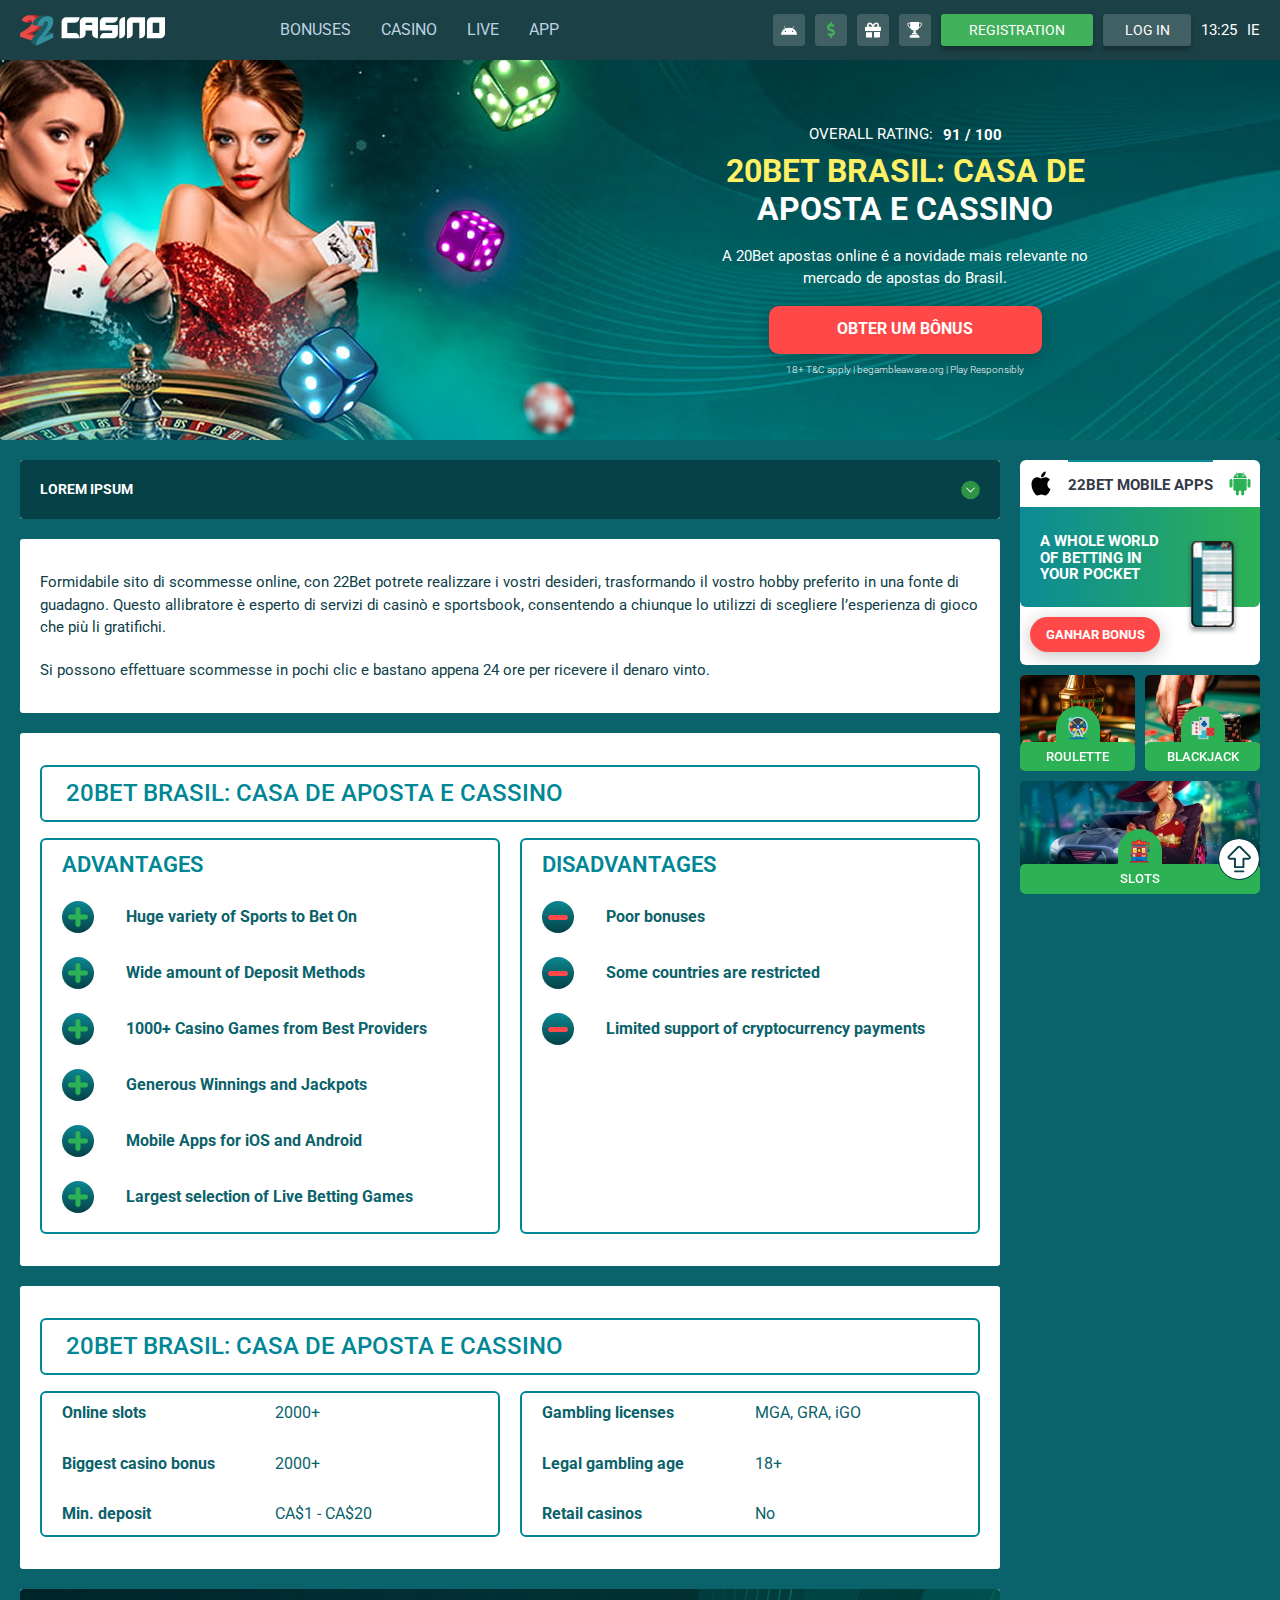
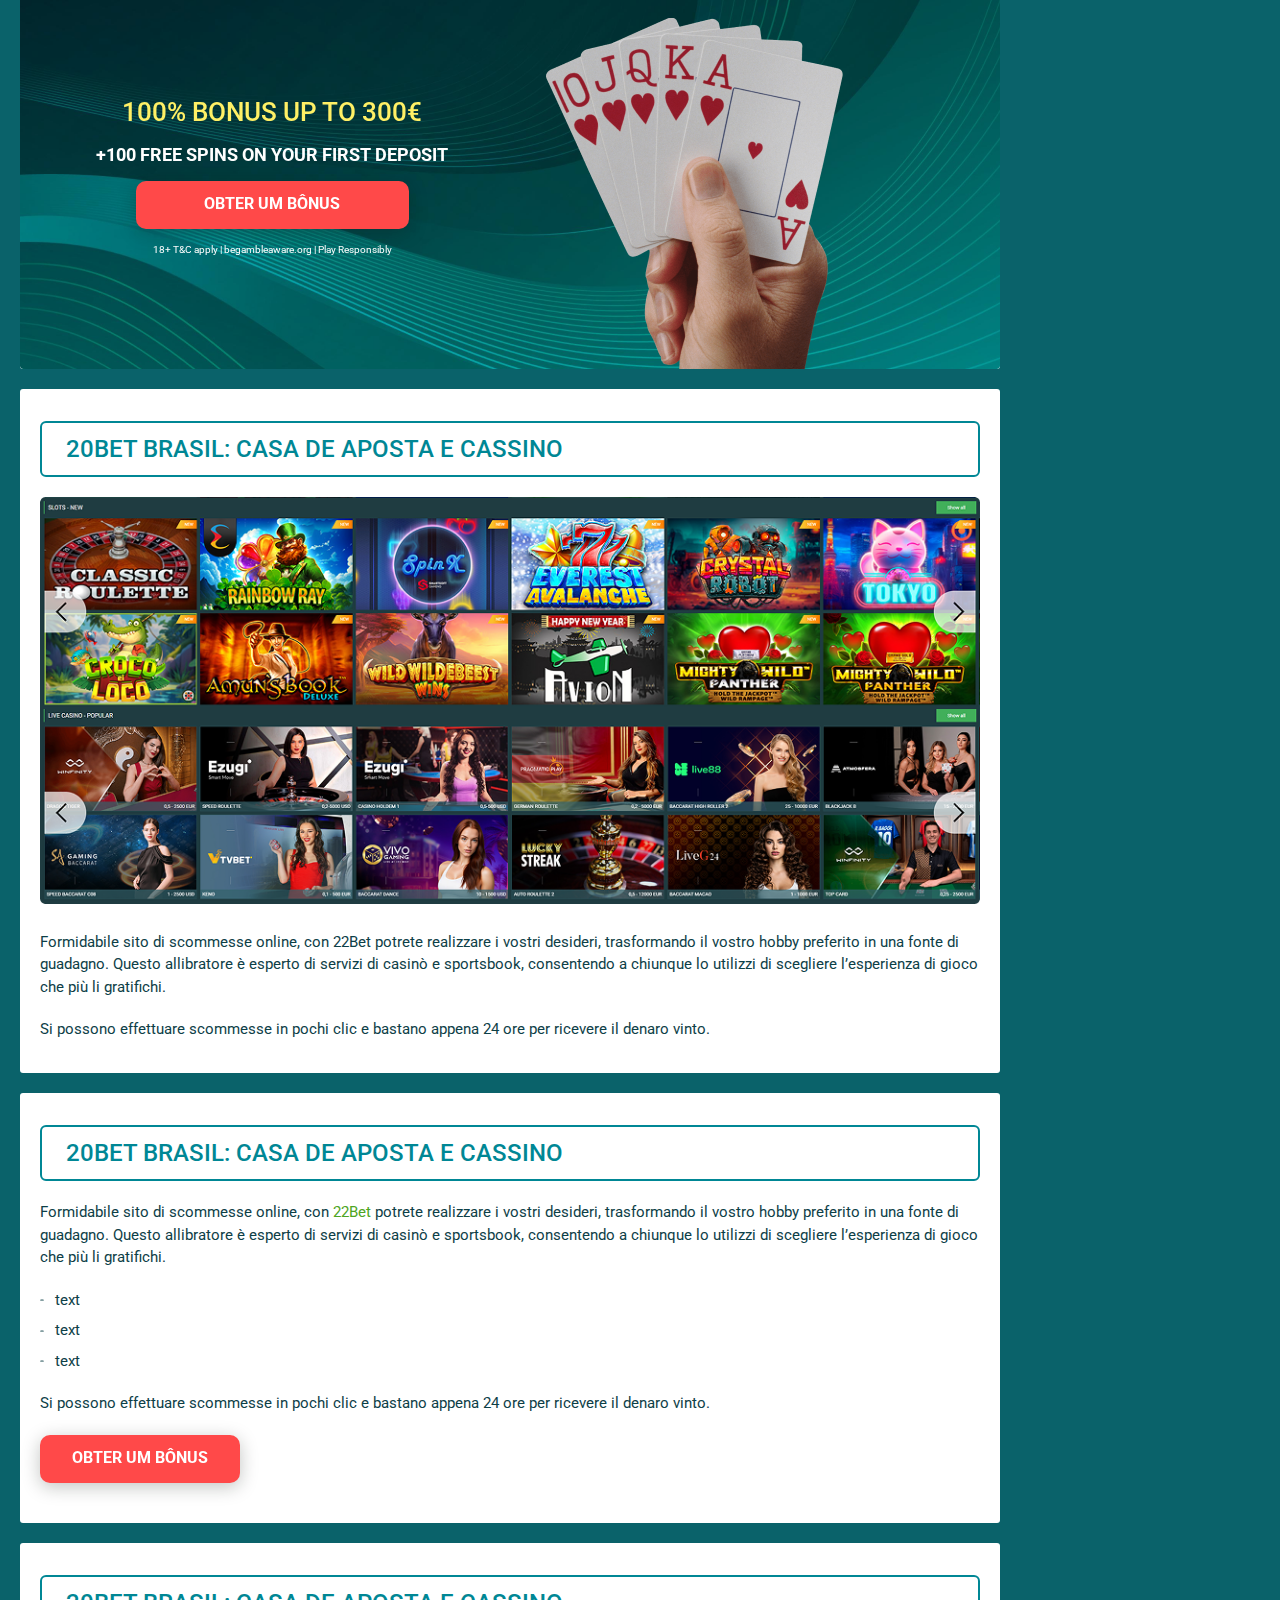
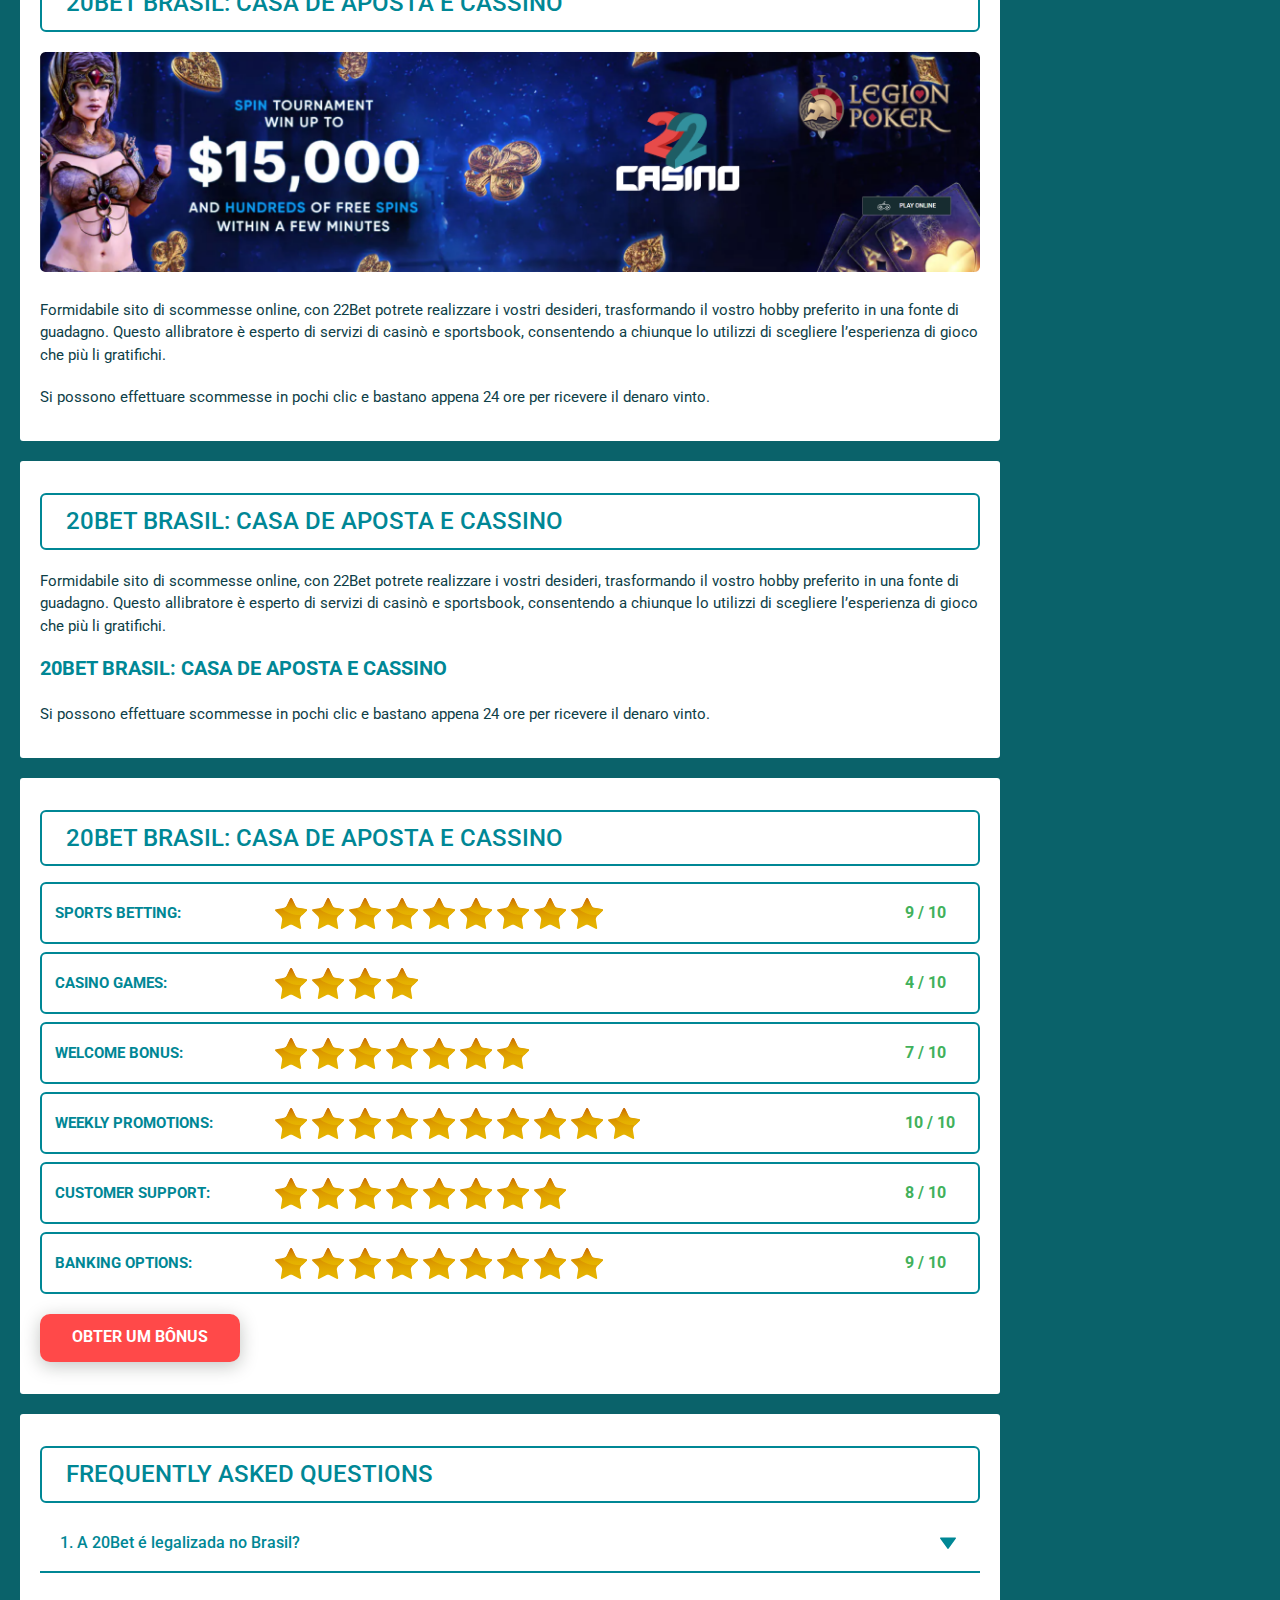
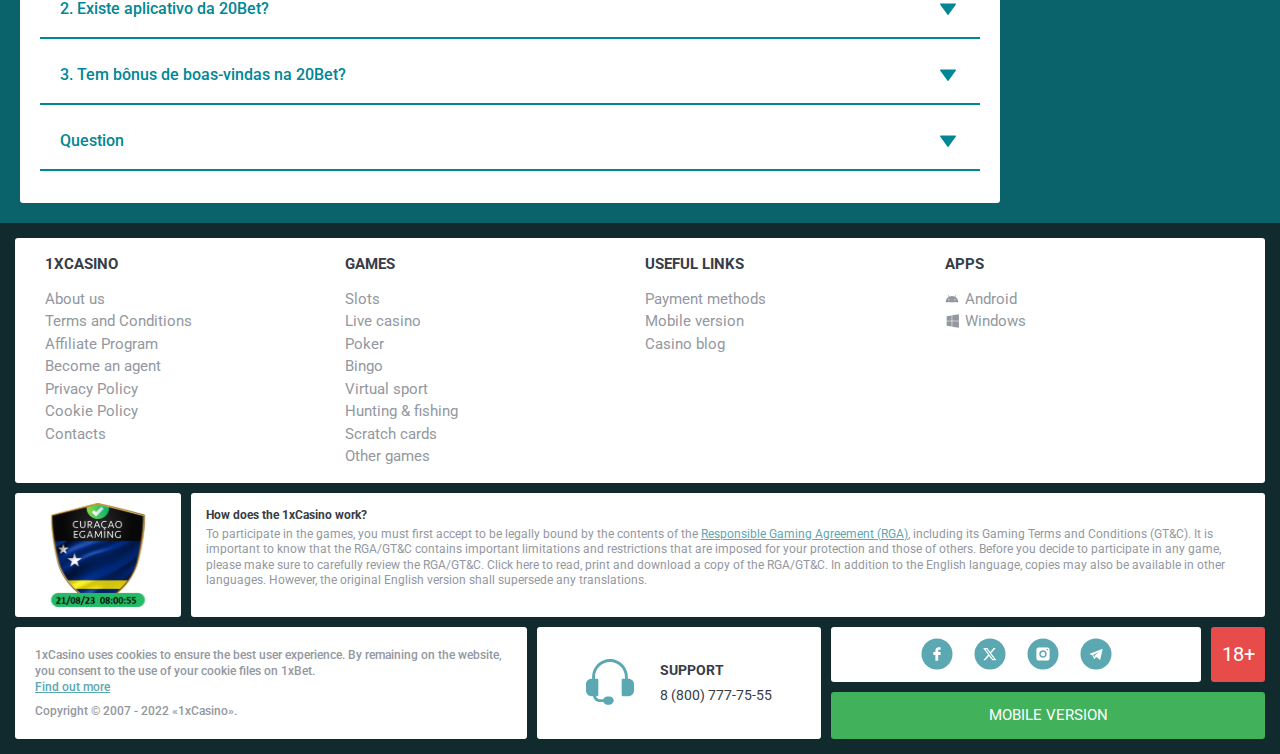
<file: index.html>
<!DOCTYPE html>
<html lang="ie">
  <head>
    <meta charset="UTF-8" />
   
    <meta name="viewport" content="width=device-width, initial-scale=1.0" />
    <title>20Bet Brasil: casa de aposta e cassino</title>
    <meta name="description" content />
    <meta property="og:site_name" content />
    <meta property="og:title" content />
    <meta property="og:type" content="website" />
    <meta property="og:url" content />
    <meta property="og:image" content />
    <meta property="og:image:alt" content />
    <meta property="og:locale" content="ie" />
    <meta property="og:description" content />
    <link rel="preconnect" href="https://fonts.googleapis.com" />
    <link rel="preconnect" href="https://fonts.gstatic.com" crossorigin />
    <link
      href="https://fonts.googleapis.com/css2?family=Poppins&family=Roboto:wght@400;500;700&display=swap"
      rel="stylesheet"
    />
    <link rel="stylesheet" href="./css/reset.css" />
    <link rel="stylesheet" href="./css/main.css" />
    <link rel="stylesheet" href="./css/media.css"/>
    <link rel="icon" href="./images/favicon.png" type="image/x-icon"/>
    <script
    src="https://code.jquery.com/jquery-3.6.1.min.js"
    integrity="sha256-o88AwQnZB+VDvE9tvIXrMQaPlFFSUTR+nldQm1LuPXQ="
    crossorigin="anonymous"
  ></script>
  </head>
  <body>
    <header class="header">
      <section class="content header__content">
        <a href="#" class="logo header__logo"
          ><img src="./images/logo.svg" alt="logo" title
        /></a>
        <button class="header__btn-menu" >
          <svg width="16px" height="16px" viewBox="0 0 16 16" xmlns="http://www.w3.org/2000/svg">
              <rect y="0" width="16" height="3" rx="1.5"></rect>
              <rect y="6.5" width="16" height="3" rx="1.5"></rect>
              <rect y="13" width="16" height="3" rx="1.5"></rect>
            </svg>
        </button>

          <nav class="menu header__menu">
            <ul class="header__menu-list">
               
              <li>
                <a href="#"> Bonuses </a>
              </li>
              <li>
                <a href="#"> casino </a>
              </li>
              <li>
                <a href="#"> Live</a>
              </li>
              <li>
                <a href="#"> App </a>
              </li>
            </ul>
            <div class="header__button header__button-menu " >
              <a href="#" class="button  button__login-menu">log in</a>
              <a href="#" class="button button__menu">registration</a>
            </div>
            <ul class="header__btn-list header__btn-list-menu">
              <li>
                <a href="#"
                  ><img src="./images/android-header.svg" alt="button" title
                /></a>
              </li>
              <li>
                <a href="#"
                  ><img src="./images/dollar-header.svg" alt="button" title
                /></a>
              </li>
              <li>
                <a href="#"
                  ><img src="./images/present-header.svg" alt="button" title
                /></a>
              </li>
              <li>
                <a href="#"
                  ><img src="./images/prize-header.svg" alt="button" title
                /></a>
              </li>
            </ul>
          </nav>
          <ul class="header__btn-list">
            <li>
              <a href="#"
                ><img src="./images/android-header.svg" alt="button" title
              /></a>
            </li>
            <li>
              <a href="#"
                ><img src="./images/dollar-header.svg" alt="button" title
              /></a>
            </li>
            <li>
              <a href="#"
                ><img src="./images/present-header.svg" alt="button" title
              /></a>
            </li>
            <li>
              <a href="#"
                ><img src="./images/prize-header.svg" alt="button" title
              /></a>
            </li>
          </ul>
          <a href="#" class="button button__singup">registration</a>
            <a href="#" class="button button__login">log in</a>
            <div id="clock" class="header__time">00:00</div>
            <a href="" class="header__flag">
                <span>ie</span>
                
              </a>
      </section>
    </header>
     <main class="main home main-page">
      <section class=" hero hero__page ">
           
        <div class="background background-page">
          <img src="./images/main/bg-main.png" alt="hero" title />
          
        </div>
        <div class="hero__wrapper hero__wrapper-page">
          <div class="hero__data hero__data-page">
            <div class="hero__rating" itemscope itemtype="http://schema.org/Game">
              <p>Overall Rating:</p>
              <meta itemprop="name" content="https://22casino.ie/">
              <span itemprop="aggregateRating" itemscope itemtype="http://schema.org/AggregateRating">
                <span itemprop="ratingValue">91</span>
              <span>/</span> 
              <span itemprop="bestRating">100</span>
              <meta itemprop="reviewCount" content="100">
              </span>
            </div>
            <h1 class="title general hero__title">
              20Bet Brasil: casa de <strong>
                aposta e cassino
              </strong>
            </h1>
            <p>A 20Bet apostas online é a novidade mais relevante no mercado de apostas do Brasil.</p>
            <a href="#" class="button  hero__button">Obter um Bônus</a>
            <span class="hero__span">18+ T&C apply | begambleaware.org | Play Responsibly</span>
          </div>
         
        </div>
      </section>
      <section class="main__wrap main__wrap-page">
        <aside class="sidebar sidebar-left ">
           
              
                <div class="sidebar-left__review">
                  <div class="menu__review-desk sidebar__desk">Lorem Ipsum</div>
                  <ul class="menu__review sidebar__list">
                    <li><a href="#">Review of 20Bet</a></li>
                    <li><a href="#">Registration</a></li>
                    <li><a href="#">Layouts and navigation</a></li>
                    <li><a href="#">20Bet Betting </a></li>
                    <li><a href="#">Sports offers</a></li>
                    <li><a href="#">Sports betting</a></li>
                    <li><a href="#">Live betting</a></li>
                    <li><a href="#">Live stream</a></li>
                    <li><a href="#">Cash out</a></li>
                    
                  </ul>
                </div>
             
        </aside>
       <section class="content__wrapper content__wrapper-page ">

          <section class="content menu-review__content">
              

            
                <div class="menu__review-desk menu__review-content">Lorem Ipsum</div>
                <ul class="menu__review menu__review-list">
                  <li><a href="#">Review of 20Bet</a></li>
                  <li><a href="#">Registration</a></li>
                  <li><a href="#">Layouts and navigation</a></li>
                  <li><a href="#">20Bet Betting </a></li>
                  <li><a href="#">Sports offers</a></li>
                  <li><a href="#">Sports betting</a></li>
                  <li><a href="#">Live betting</a></li>
                  <li><a href="#">Live stream</a></li>
                  <li><a href="#">Cash out</a></li>
                  
                </ul>
             
          
          </section>
          <section class="content article">
            <p>
              Formidabile sito di scommesse online, con 22Bet potrete realizzare
              i vostri desideri, trasformando il vostro hobby preferito in una
              fonte di guadagno. Questo allibratore è esperto di servizi di
              casinò e sportsbook, consentendo a chiunque lo utilizzi di
              scegliere l’esperienza di gioco che più li gratifichi.
            </p>
            <p>
              Si possono effettuare scommesse in pochi clic e bastano appena 24
              ore per ricevere il denaro vinto.
            </p>
          </section>
          <section class="content features">
            <h2 class="title high features__title">20Bet Brasil: Casa de Aposta e Cassino</h2>
            <div class="features__list">
              <div class="features__info">
              <h3 class="title medium features__subtitle">advantages </h3>
             <ul >
              <li>
                
                      Huge variety of Sports to Bet On
              </li>
              <li>
               
                Wide amount of Deposit Methods
              </li>
              <li>
                
                1000+ Casino Games from Best Providers
              </li>
              <li>
               
                Generous Winnings and Jackpots
              </li>
              <li>
                
                Mobile Apps for iOS and Android
              </li>
              <li>
               
                Largest selection of Live Betting Games
              </li>
            </ul>
            </div>
         
            <div class="features__info">
              <h3 class="title medium features__subtitle">disadvantages </h3>
          
              <ul >
                <li>
                  
                  Poor bonuses
                </li>
                <li>
                  
                  Some countries are restricted
                </li>
                <li>
                  
                  Limited support of cryptocurrency payments
                </li>
                
              </ul>
            </div>
            </div>
          
        </section>  
     
      <section class="content features">
        <h2 class="title high features__title">20Bet Brasil: Casa de Aposta e Cassino</h2>
       <div class="features__wrap">
        
          <table class="features__table">
           <tbody class="features__group">
             
               <tr>
               <td>Online slots</td>
               <td>2000+</td>
              </tr>
              <tr>
               <td>Biggest casino bonus</td>
               <td>2000+</td>
              </tr>
              <tr>
               <td>Min. deposit</td>
               <td>CA$1 - CA$20</td>
              </tr>
           </tbody>
           <tbody class="features__group">
                 <tr>
                 <td>Gambling licenses</td>
                 <td>MGA, GRA, iGO</td>
               </tr>
               <tr>
                 <td>Legal gambling age</td>
                 <td>18+</td>
               </tr>
               <tr>
                 <td>Retail casinos</td>
                 <td>No</td>
               </tr>
            
           </tbody>
         </table>
        
       </div>
       </section>   
  
         
          <section class="content banner">
           
            <div class="background banner__backgroud">
              <img
                src="./images/main/banner-main.png"
                alt="banner"
                title
              />
              
            </div>
            <div class="banner__info">
              <h2 class="title high banner__title">
                100% BONUS UP TO 300€
                <span >+100 free spins on your first deposit</span>
              </h2>
              <a href="#" class="button banner__button">Obter um Bônus</a>
              <span class="banner__span">18+ T&C apply | begambleaware.org | Play Responsibly</span>
            </div>
          </section>
          <section class="content article">
            <h2 class="title high article__title">20Bet Brasil: Casa de Aposta e Cassino</h2>
            <div class="images">
                <img src="./images/main/image1-main.png" alt="banner" title />
              </div>
            <p>
              Formidabile sito di scommesse online, con 22Bet potrete realizzare
              i vostri desideri, trasformando il vostro hobby preferito in una
              fonte di guadagno. Questo allibratore è esperto di servizi di
              casinò e sportsbook, consentendo a chiunque lo utilizzi di
              scegliere l’esperienza di gioco che più li gratifichi.
            </p>
            <p>
              Si possono effettuare scommesse in pochi clic e bastano appena 24
              ore per ricevere il denaro vinto.
            </p>
           
          </section>
          <section class="content article">
            <h2 class="title high article__title">20Bet Brasil: Casa de Aposta e Cassino</h2>
            <p>
              Formidabile sito di scommesse online, con <a href="#" class="article__links">22Bet</a> potrete realizzare
              i vostri desideri, trasformando il vostro hobby preferito in una
              fonte di guadagno. Questo allibratore è esperto di servizi di
              casinò e sportsbook, consentendo a chiunque lo utilizzi di
              scegliere l’esperienza di gioco che più li gratifichi.
            </p>
            <ul>
              <li>text</li>
              <li>text</li>
              <li>text</li>
            </ul>
            <p>
              Si possono effettuare scommesse in pochi clic e bastano appena 24
              ore per ricevere il denaro vinto.
            </p>
            <a href="#" class="button article__button">Obter um Bônus</a>
          </section>
          <section class="content article">
            <h2 class="title high article__title">20Bet Brasil: Casa de Aposta e Cassino</h2>
            <div class="images">
                <img src="./images/main/image2-main.png" alt="banner" title/>
              </div>
            <p>
              Formidabile sito di scommesse online, con 22Bet potrete realizzare
              i vostri desideri, trasformando il vostro hobby preferito in una
              fonte di guadagno. Questo allibratore è esperto di servizi di
              casinò e sportsbook, consentendo a chiunque lo utilizzi di
              scegliere l’esperienza di gioco che più li gratifichi.
            </p>
            <p>
              Si possono effettuare scommesse in pochi clic e bastano appena 24
              ore per ricevere il denaro vinto.
            </p>
            
          </section>
          <section class="content article">
            <h2 class="title high article__title">20Bet Brasil: Casa de Aposta e Cassino</h2>
            <p>
              Formidabile sito di scommesse online, con 22Bet potrete realizzare
              i vostri desideri, trasformando il vostro hobby preferito in una
              fonte di guadagno. Questo allibratore è esperto di servizi di
              casinò e sportsbook, consentendo a chiunque lo utilizzi di
              scegliere l’esperienza di gioco che più li gratifichi.
            </p>

            <h3>20Bet Brasil: Casa de Aposta e Cassino</h3>

            <p>
              Si possono effettuare scommesse in pochi clic e bastano appena 24
              ore per ricevere il denaro vinto.
            </p>
            
          </section>
       
          <section class="content ratings ">
            <h2 class="ratings__title title high">
              20Bet Brasil: Casa de Aposta e Cassino
            </h2>
            
            <div class="rating__table table">
              <table>
                  <td>Sports Betting:</td>
                  <td>
                    <img src="./images/main/ratings-icon.svg" alt="ratings" title>
                    <img src="./images/main/ratings-icon.svg" alt="ratings" title>
                    <img src="./images/main/ratings-icon.svg" alt="ratings" title>
                    <img src="./images/main/ratings-icon.svg" alt="ratings" title>
                    <img src="./images/main/ratings-icon.svg" alt="ratings" title>
                    <img src="./images/main/ratings-icon.svg" alt="ratings" title>
                    <img src="./images/main/ratings-icon.svg" alt="ratings" title>
                    <img src="./images/main/ratings-icon.svg" alt="ratings" title>
                    <img src="./images/main/ratings-icon.svg" alt="ratings" title>
                    
                  </td>
                  <td> <span class="ratings__data">
                    <span>9</span>
                    <span>/</span>
                    <span>10</span>
                  </span></td>
                </tr>
                <tr>
                  <td>Casino Games:</td>
                  <td>
                    <img src="./images/main/ratings-icon.svg" alt="ratings" title>
                    <img src="./images/main/ratings-icon.svg" alt="ratings" title>
                    <img src="./images/main/ratings-icon.svg" alt="ratings" title>
                    <img src="./images/main/ratings-icon.svg" alt="ratings" title>
                  </td>
                  <td><span class="ratings__data">
                    <span>4</span>
                    <span>/</span>
                    <span>10</span>
                  </span></td>
                </tr>
                <tr> 
                  <td>Welcome Bonus:</td>
                  <td>
                    <img src="./images/main/ratings-icon.svg" alt="ratings" title>
                    <img src="./images/main/ratings-icon.svg" alt="ratings" title>
                    <img src="./images/main/ratings-icon.svg" alt="ratings" title>
                    <img src="./images/main/ratings-icon.svg" alt="ratings" title>
                    <img src="./images/main/ratings-icon.svg" alt="ratings" title>
                    <img src="./images/main/ratings-icon.svg" alt="ratings" title>
                    <img src="./images/main/ratings-icon.svg" alt="ratings" title>
                    
                  </td>
                  <td><span class="ratings__data">
                    <span>7</span>
                    <span>/</span>
                    <span>10</span>
                  </span></td>
                </tr>
                <tr>
                  <td>Weekly Promotions:</td>
                  <td>
                    <img src="./images/main/ratings-icon.svg" alt="ratings" title>
                    <img src="./images/main/ratings-icon.svg" alt="ratings" title>
                    <img src="./images/main/ratings-icon.svg" alt="ratings" title>
                    <img src="./images/main/ratings-icon.svg" alt="ratings" title>
                    <img src="./images/main/ratings-icon.svg" alt="ratings" title>
                    <img src="./images/main/ratings-icon.svg" alt="ratings" title>
                    <img src="./images/main/ratings-icon.svg" alt="ratings" title>
                    <img src="./images/main/ratings-icon.svg" alt="ratings" title>
                    <img src="./images/main/ratings-icon.svg" alt="ratings" title>
                    <img src="./images/main/ratings-icon.svg" alt="ratings" title>
                    
                  </td>
                  <td><span class="ratings__data">
                    <span>10</span>
                    <span>/</span>
                    <span>10</span>
                  </span></td>
                  <tr>
                    <td>Customer Support:</td>
                    <td>
                      <img src="./images/main/ratings-icon.svg" alt="ratings" title>
                      <img src="./images/main/ratings-icon.svg" alt="ratings" title>
                      <img src="./images/main/ratings-icon.svg" alt="ratings" title>
                      <img src="./images/main/ratings-icon.svg" alt="ratings" title>
                      <img src="./images/main/ratings-icon.svg" alt="ratings" title>
                      <img src="./images/main/ratings-icon.svg" alt="ratings" title>
                      <img src="./images/main/ratings-icon.svg" alt="ratings" title>
                      <img src="./images/main/ratings-icon.svg" alt="ratings" title>
                      
                    </td>
                    <td><span class="ratings__data">
                      <span>8</span>
                      <span>/</span>
                      <span>10</span>
                    </span></td>
                  </tr>
                  
                </tr>
                <tr>
                  <td>Banking Options:</td>
                  <td>
                    <img src="./images/main/ratings-icon.svg" alt="ratings" title>
                    <img src="./images/main/ratings-icon.svg" alt="ratings" title>
                    <img src="./images/main/ratings-icon.svg" alt="ratings" title>
                    <img src="./images/main/ratings-icon.svg" alt="ratings" title>
                    <img src="./images/main/ratings-icon.svg" alt="ratings" title>
                    <img src="./images/main/ratings-icon.svg" alt="ratings" title>
                    <img src="./images/main/ratings-icon.svg" alt="ratings" title>
                    <img src="./images/main/ratings-icon.svg" alt="ratings" title>
                    <img src="./images/main/ratings-icon.svg" alt="ratings" title>
                   
                  </td>
                  <td><span class="ratings__data">
                    <span>9</span>
                    <span>/</span>
                    <span>10</span>
                  </span></td>
                </tr>
               
              </table>
            </div>
            <a href="#" class="button ratings__button">Obter um Bônus</a>
          </section>
          <section class="content faq">
            <h2 class="title high faq__title">Frequently Asked Questions</h2>
            <ul class="faq__list " itemscope itemtype="https://schema.org/FAQPage">
              <li class="faq__item"  itemscope itemprop="mainEntity" itemtype="https://schema.org/Question">
                <h3 class="title medium faq__subtitle js-button-expander"  itemprop="name">1. A 20Bet é legalizada no Brasil?
                 </h3>
                <div  class="faq__answer js-expand-content" itemscope  itemprop="acceptedAnswer" itemtype="https://schema.org/Answer">
                  <p  itemprop="text">
                    Sim, a casa de apostas tem licença emitida por Curaçao, que é reconhecida no Brasil e a permite atuar por aqui.
                  </p>
                </div>
              </li>
              <li class="faq__item"  itemscope itemprop="mainEntity" itemtype="https://schema.org/Question">
                <h3 class="title medium faq__subtitle js-button-expander"  itemprop="name">2. Existe aplicativo da 20Bet?</h3>
                <div class="faq__answer js-expand-content" itemscope  itemprop="acceptedAnswer" itemtype="https://schema.org/Answer">
                  <p  itemprop="text">
                    Sim, disponível para sistemas operacionais iOS e Android.
                  </p>
                </div>
              </li> 
              <li class="faq__item"  itemscope itemprop="mainEntity" itemtype="https://schema.org/Question">
                <h3 class="title medium faq__subtitle js-button-expander"  itemprop="name">3. Tem bônus de boas-vindas na 20Bet?</h3>
                <div class="faq__answer js-expand-content" itemscope  itemprop="acceptedAnswer" itemtype="https://schema.org/Answer">
                  <p  itemprop="text">
                    O pacote especial para novos usuários da 20Bet paga 100% sobre o primeiro depósito, com limite de 600 BRL.
                  </p>
                </div>
              </li> 
              <li class="faq__item"  itemscope itemprop="mainEntity" itemtype="https://schema.org/Question">
                <h3 class="title medium faq__subtitle js-button-expander"  itemprop="name"> Question</h3>
                <div class="faq__answer js-expand-content" itemscope  itemprop="acceptedAnswer" itemtype="https://schema.org/Answer">
                  <p  itemprop="text">
                    Sim, a casa de apostas tem licença emitida por Curaçao, que é reconhecida no Brasil e a permite atuar por aqui.
                  </p>
                </div>
              </li> 
            </ul>
          </section>
          
        </section> 
        <aside class="sidebar sidebar-right ">
          <div class="sidebar__info">
            <img src="./images/main/apple-sidebar.svg" alt="apple" title>
            <div class="sidebar__subtitle">22bet mobile apps</div>
            <img src="./images/main/android-sidebar.svg" alt="android" title>
          </div>
         <div class="sidebar__wrap">
          <div class="sidebar__deskription">
            <p>A whole world of betting in your pocket</p>
            <img src="./images/main/iPhone.svg" alt="iphone">
         </div>
         <a href="#" class="button sidebar__button">ganhar bonus</a>
         </div>
           <div class="sidebar__cards">
            
            <a href="#"><img src="./images/sidebar/roulette.png" width="115" alt="roulette" title>
            <div class="sidebar__text sidebar__text-first">Roulette</div>
            <span class="span"><img src="./images/sidebar/icon-roulette.svg" alt="" title=""></span></a> 
            <a href="#"><img src="./images/sidebar/blackjack.png" width="115" alt="blackjack" title>
              <div class="sidebar__text">Blackjack</div>
            <span class="span"><img src="./images/sidebar/icon-blackjack.svg" alt="" title=""></span></a>
           <a href="#"><img src="./images/sidebar/slots.jpg" width="240" alt="slots" title>
            <div class="sidebar__text sidebar__text-last">Slots</div>
            <span class="span"><img src="./images/sidebar/icon-slots.svg" alt="" title=""></span></a>
           </div>
        </aside> 
        <div class=""  onclick="scrollToTop()">
          <button class="main__arrow" id="scrollToTopBtn"></button>
        </div> 
        
      </section>
    </main> 
     <footer class=" footer ">
      <section class=" footer__content">
        <ul class="footer__menu">
          <li>
            <div>1хcasino</div>
            <ul class="footer__info">
              <li><a href="#">About us
              </a></li>
              <li><a href="#">Terms and Conditions</a></li>
              <li><a href="#">Affiliate Program
              </a></li>
              <li><a href="#">Become an agent
              </a></li>
              <li><a href="#">Privacy Policy
              </a></li>
              <li><a href="#">Сookie Policy
              </a></li>
              <li><a href="#">Contacts</a></li>
            
            </ul>
          </li>
          <li>
            <div>Games</div>
            <ul class="footer__info">
              <li><a href="#">Slots</a></li>
              <li><a href="#">Live casino</a></li>
              <li><a href="#">Poker</a></li>
              <li><a href="#">Bingo</a></li>
              <li><a href="#">Virtual sport</a></li>
              <li><a href="#">Hunting & fishing</a></li>
              <li><a href="#">Scratch cards</a></li>
              <li><a href="#">Other games</a></li>
            </ul>
          </li>
          <li>
            <div>Useful Links</div>
            <ul class="footer__info">
              <li><a href="#">Payment methods</a></li>
              <li><a href="#">Mobile version</a></li>
              <li><a href="#">Casino blog</a></li>
            </ul>
          </li>
          <li>
            <div>APPS
            </div>
            <ul class="footer__info">
              <li><a href="#" class="footer__android">Android</a></li>
              <li><a href="#" class="footer__windows">Windows</a></li>
              
            </ul>
          </li>
        </ul>
      <div class="footer__wrapper">
         <div class="footer__image"> 
        <img src="./images/footer-frame.svg" alt="" title="">
      </div>
       <div class="footer__desc"><p class="footer__desc-question">How does the 1xCasino work?</p>
       <p>To participate in the games, you must first accept to be legally bound by the contents of the <a class="footer__desc-link" href="#" class="">Responsible Gaming Agreement (RGA)</a>, including its Gaming Terms and Conditions (GT&C). It is important to know that the RGA/GT&C contains important limitations and restrictions that are imposed for your protection and those of others. Before you decide to participate in any game, please make sure to carefully review the RGA/GT&C. Click here to read, print and download a copy of the RGA/GT&C. In addition to the English language, copies may also be available in other languages. However, the original English version shall supersede any translations.</p></div>
      </div>
        
          <div class="footer__text">
            <p>
              1xCasino uses cookies to ensure the best user experience. By remaining on the website, you consent to the use of your cookie files on 1xBet. 
              <a class="footer__desc-link" href="#">Find out more</a>
            </p>
            <p>Copyright &copy; 2007 - 2022 «1xCasino».</p>
          </div>
          <div class="footer__support">
          <img src="./images/support.svg" alt="" title>
         <div class="footer__support-text">
           <p>SUPPORT</p>
          <a href="tel:+88007777555">8 (800) 777-75-55</a>
         </div>
        </div>
       <div class="footer__information">
        <div class="footer__social">
         <ul class="footer__links">
          <li><a href="#"><img src="./images/facebook.svg" alt=""title></a></li>
           <li><a href="#"><img src="./images/twitter.svg" alt=""title></a></li>
            <li><a href="#"><img src="./images/instagram.svg" alt=""title></a></li>
             <li><a href="#"><img src="./images/telegram.svg" alt=""title></a></li>
        </ul>
         <div class="footer__age"> 18+
            <!-- <img src="./images/age.svg" alt="age" title /> -->
          </div>
       </div>
          <div class="footer__mob"><a href="#">MOBILE VERSION</a></div>
        </div>
       
       
      </section>
    </footer>
    <script src="./js/arrowUp.js" defer></script>
    <script src="./js/sidebar.js" defer></script>
    <script src="./js/expander.js" defer></script>
    <script src="./js/mobile-menu.js" defer></script>
    <script src="./js/clock.js" defer></script>
  </body>
</html>
</file>
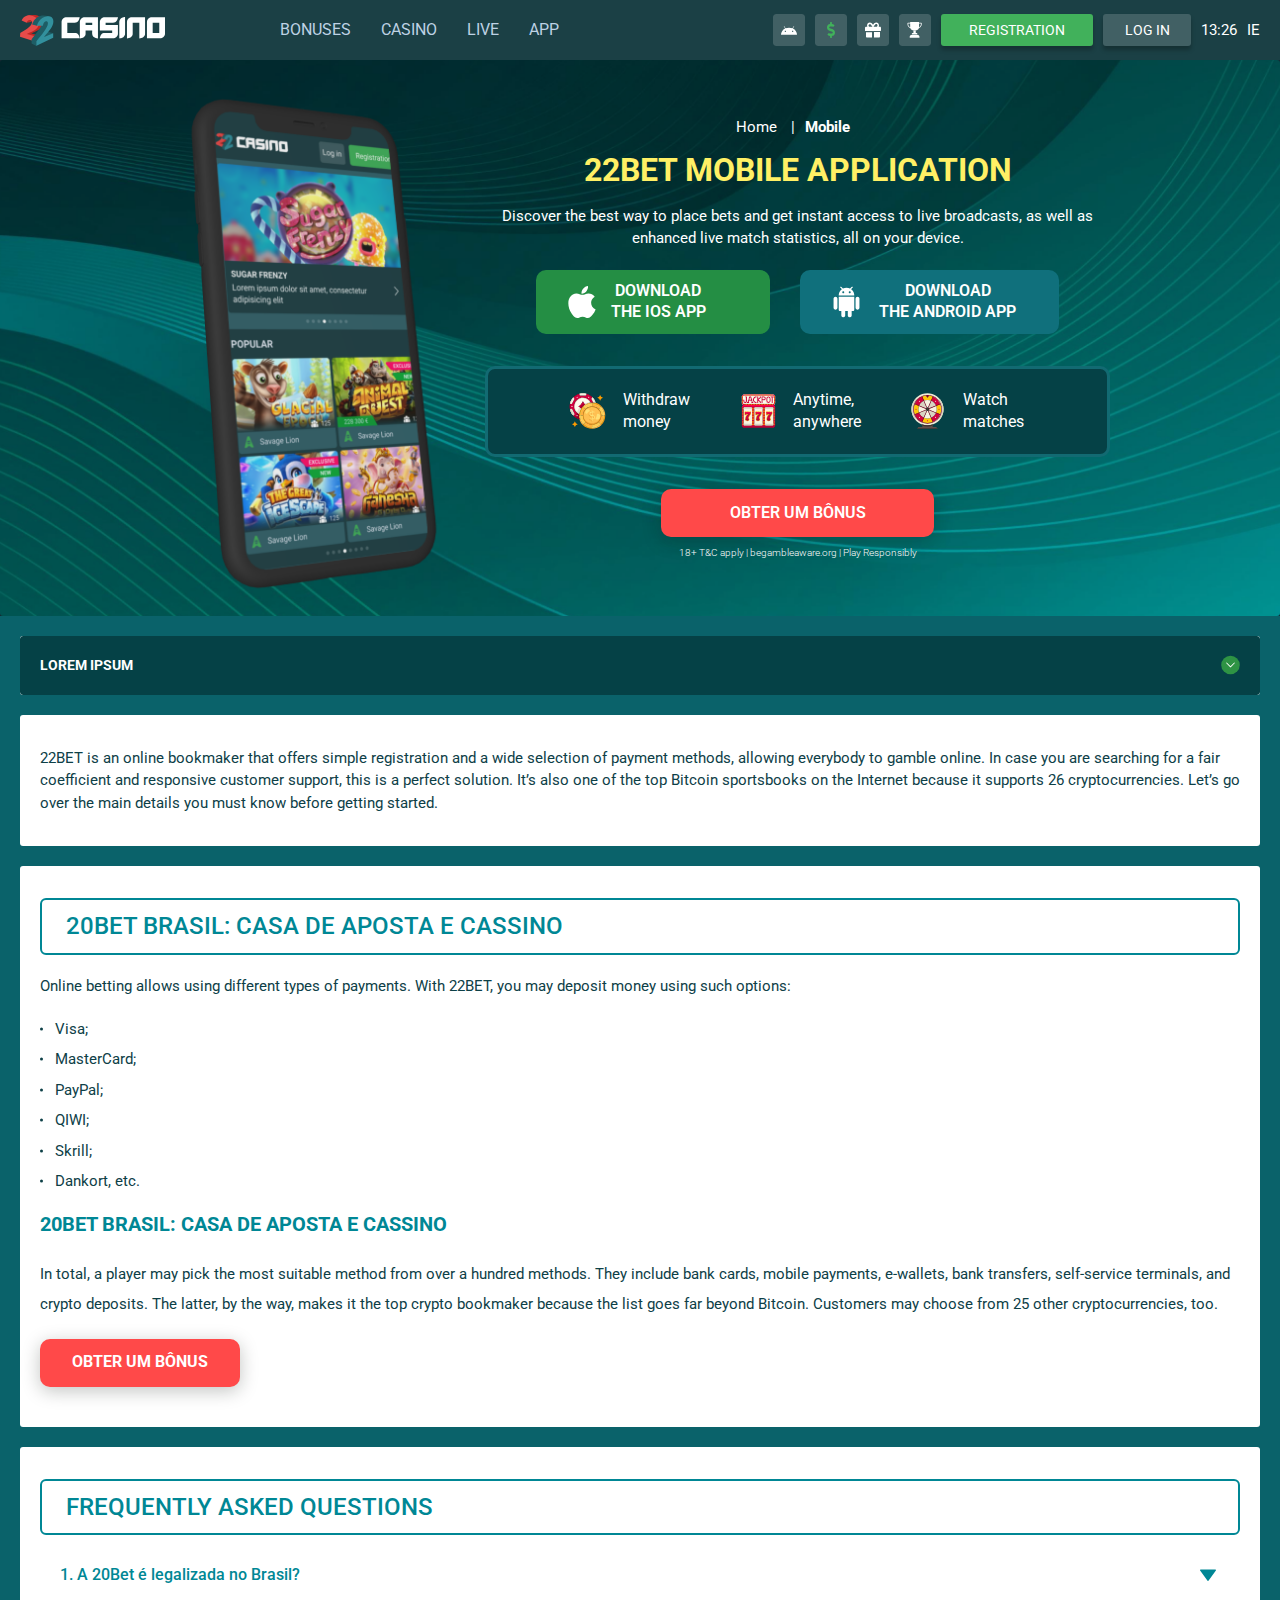
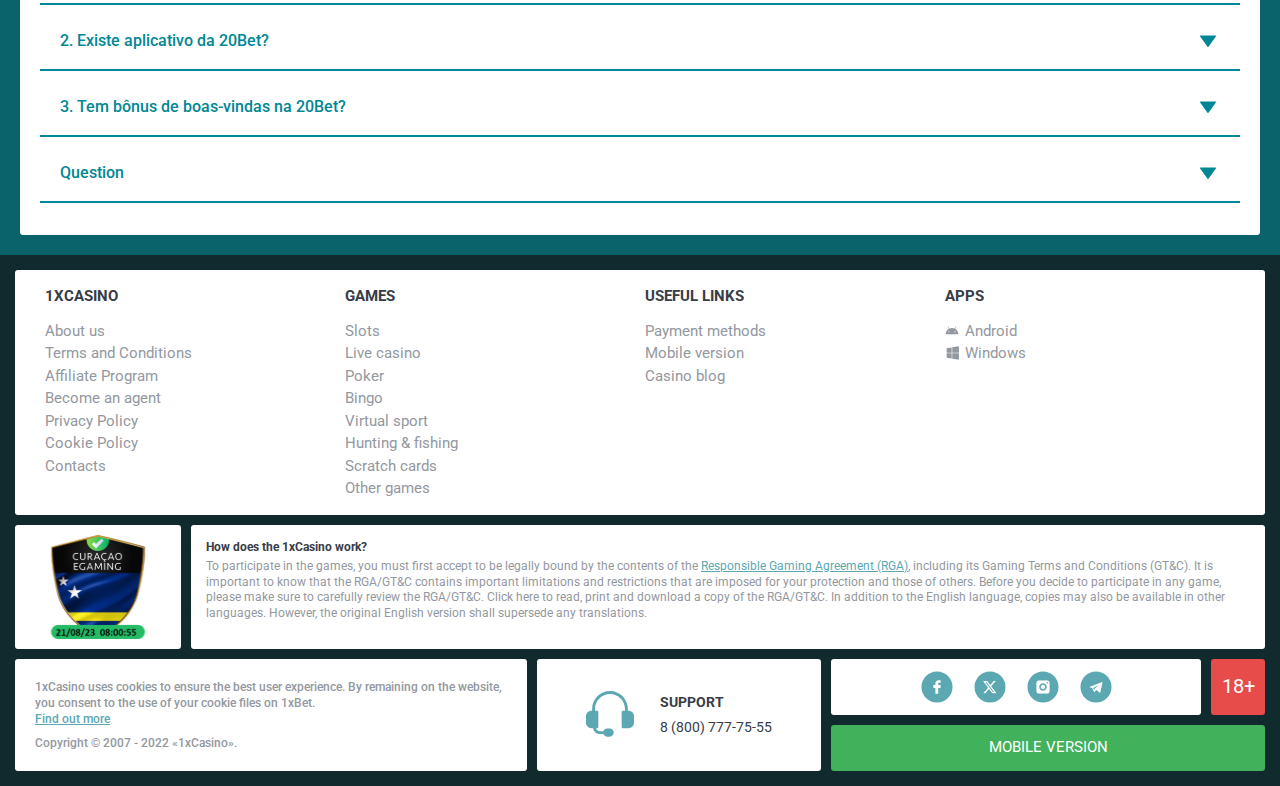
<file: app.html>
<!DOCTYPE html>
<html lang="ie">
  <head>
    <meta charset="UTF-8" />

    <meta name="viewport" content="width=device-width, initial-scale=1.0" />
    <title>20Bet Brasil: casa de aposta e cassino</title>
    <meta name="description" content />
    <meta property="og:site_name" content />
    <meta property="og:title" content />
    <meta property="og:type" content="website" />
    <meta property="og:url" content />
    <meta property="og:image" content />
    <meta property="og:image:alt" content />
    <meta property="og:locale" content="ie" />
    <meta property="og:description" content />
    <link rel="preconnect" href="https://fonts.googleapis.com" />
    <link rel="preconnect" href="https://fonts.gstatic.com" crossorigin />
    <link
      href="https://fonts.googleapis.com/css2?family=Poppins&family=Roboto:wght@400;500;700&display=swap"
      rel="stylesheet"
    />
    <link rel="stylesheet" href="./css/reset.css" />
    <link rel="stylesheet" href="./css/main.css" />
    <link rel="stylesheet" href="./css/media.css" />
    <link rel="icon" href="./images/favicon.png" type="image/x-icon" />
    <script
      src="https://code.jquery.com/jquery-3.6.1.min.js"
      integrity="sha256-o88AwQnZB+VDvE9tvIXrMQaPlFFSUTR+nldQm1LuPXQ="
      crossorigin="anonymous"
    ></script>
  </head>
  <body>
    <header class="header">
      <section class="content header__content">
        <a href="#" class="logo header__logo"
          ><img src="./images/logo.svg" alt="logo" title
        /></a>
        <button class="header__btn-menu">
          <svg
            width="16px"
            height="16px"
            viewBox="0 0 16 16"
            xmlns="http://www.w3.org/2000/svg"
          >
            <rect y="0" width="16" height="3" rx="1.5"></rect>
            <rect y="6.5" width="16" height="3" rx="1.5"></rect>
            <rect y="13" width="16" height="3" rx="1.5"></rect>
          </svg>
        </button>

        <nav class="menu header__menu">
          <ul class="header__menu-list">
            <li>
              <a href="#"> Bonuses </a>
            </li>
            <li>
              <a href="#"> casino </a>
            </li>
            <li>
              <a href="#"> Live</a>
            </li>
            <li>
              <a href="#"> App </a>
            </li>
          </ul>
          <div class="header__button header__button-menu">
            <a href="#" class="button button__login-menu">log in</a>
            <a href="#" class="button button__menu">registration</a>
          </div>
          <ul class="header__btn-list header__btn-list-menu">
            <li>
              <a href="#"
                ><img src="./images/android-header.svg" alt="button" title
              /></a>
            </li>
            <li>
              <a href="#"
                ><img src="./images/dollar-header.svg" alt="button" title
              /></a>
            </li>
            <li>
              <a href="#"
                ><img src="./images/present-header.svg" alt="button" title
              /></a>
            </li>
            <li>
              <a href="#"
                ><img src="./images/prize-header.svg" alt="button" title
              /></a>
            </li>
          </ul>
        </nav>
        <ul class="header__btn-list">
          <li>
            <a href="#"
              ><img src="./images/android-header.svg" alt="button" title
            /></a>
          </li>
          <li>
            <a href="#"
              ><img src="./images/dollar-header.svg" alt="button" title
            /></a>
          </li>
          <li>
            <a href="#"
              ><img src="./images/present-header.svg" alt="button" title
            /></a>
          </li>
          <li>
            <a href="#"
              ><img src="./images/prize-header.svg" alt="button" title
            /></a>
          </li>
        </ul>
        <a href="#" class="button button__singup">registration</a>
        <a href="#" class="button button__login">log in</a>
        
        <div id="clock" class="header__time">00:00</div>
        <a href="" class="header__flag">
          <span>ie</span>
        </a>
      </section>
    </header>
    <main class="main home main-page">
      <section class="hero hero__page hero__page-app">
        <div class="background background-page">
          <img src="./images/app/bg-app.png" alt="hero" title />
        </div>
        <div class="hero__wrapper hero__wrapper-page">
          <div class="hero__data hero__data-page hero__data-app">
            <ul
              class="breadcrumbs breadcrumbs-app"
              itemscope
              itemtype="https://schema.org/BreadcrumbList"
            >
              <li
                itemprop="itemListElement"
                itemscope
                itemtype="https://schema.org/ListItem"
              >
                <a href="#" itemprop="item">
                  <span itemprop="name">Home</span></a
                >
                <meta itemprop="position" content="1" />
              </li>
              <li
                itemprop="itemListElement"
                itemscope
                itemtype="https://schema.org/ListItem"
              >
                <a href="#" itemprop="item">
                  <span itemprop="name">Mobile</span></a
                >
                <meta itemprop="position" content="2" />
              </li>
            </ul>
            <h1 class="title general hero__title hero__title-app">22bet mobile application</h1>
            <p>
              Discover the best way to place bets and get instant access to live
              broadcasts, as well as enhanced live match statistics, all on your
              device.
            </p>
            <div class="button__wrap-app">
                <a href="#" class="banner__btn banner__btn-app">
                Download </br>
                the IOS app
                </a>
                <a href="#" class="banner__btn banner__btn-android"
                  >Download </br> the Android app</a
                >
              </div>
              <ul class="hero__list">
                <li>Withdraw money</li>
                <li>Anytime, anywhere</li>
                <li>Watch matches</li>
                
                
              </ul>
            <a href="#" class="button hero__button hero__button-app">Obter um Bônus</a>
            <span class="hero__span hero__span-app">18+ T&C apply | begambleaware.org | Play Responsibly</span>
          </div>
        </div>
      </section>
      <section class="main__wrap main__wrap-page">
        <aside class="sidebar sidebar-left">
          <div class="sidebar-left__review">
            <div class="menu__review-desk sidebar__desk">Lorem Ipsum</div>
            <ul class="menu__review sidebar__list">
              <li><a href="#">Review of 20Bet</a></li>
              <li><a href="#">Registration</a></li>
              <li><a href="#">Layouts and navigation</a></li>
              <li><a href="#">20Bet Betting </a></li>
              <li><a href="#">Sports offers</a></li>
              <li><a href="#">Sports betting</a></li>
              <li><a href="#">Live betting</a></li>
              <li><a href="#">Live stream</a></li>
              <li><a href="#">Cash out</a></li>
            </ul>
          </div>
        </aside>
        <section class="content__wrapper content__wrapper-page content__wrapper-page-app">
          <section class="content menu-review__content">
            <div class="menu__review-desk menu__review-content">
              Lorem Ipsum
            </div>
            <ul class="menu__review menu__review-list">
              <li><a href="#">Review of 20Bet</a></li>
              <li><a href="#">Registration</a></li>
              <li><a href="#">Layouts and navigation</a></li>
              <li><a href="#">20Bet Betting </a></li>
              <li><a href="#">Sports offers</a></li>
              <li><a href="#">Sports betting</a></li>
              <li><a href="#">Live betting</a></li>
              <li><a href="#">Live stream</a></li>
              <li><a href="#">Cash out</a></li>
            </ul>
          </section>
          <section class="content article">
           
            <p>
              22BET is an online bookmaker that offers simple registration and a wide selection of payment methods, allowing everybody to gamble online. In case you are searching for a fair coefficient and responsive customer support, this is a perfect solution. It’s also one of the top Bitcoin sportsbooks on the Internet because it supports 26 cryptocurrencies. Let’s go over the main details you must know before getting started.
            </p>
           
          </section>

          <section class="content article">
            <h2 class="title high article__title">
              20Bet Brasil: Casa de Aposta e Cassino
            </h2>
            <p>
              Online betting allows using different types of payments. With
              22BET, you may deposit money using such options:
            </p>
            <ul class="article__list">
              <li>Visa;</li>
              <li>MasterCard;</li>
              <li>PayPal;</li>
              <li>QIWI;</li>
              <li>Skrill;</li>
              <li>Dankort, etc.</li>
            </ul>

            <h3>20Bet Brasil: Casa de Aposta e Cassino</h3>
            
            <p class="article__text">
              In total, a player may pick the most suitable method from over a
              hundred methods. They include bank cards, mobile payments,
              e-wallets, bank transfers, self-service terminals, and crypto
              deposits. The latter, by the way, makes it the top crypto
              bookmaker because the list goes far beyond Bitcoin. Customers may
              choose from 25 other cryptocurrencies, too.
            </p>
            <a href="#" class="button article__button article__button-page">Obter um Bônus</a>
          </section>
          <section class="content faq">
            <h2 class="title high faq__title">Frequently Asked Questions</h2>
            <ul class="faq__list " itemscope itemtype="https://schema.org/FAQPage">
              <li class="faq__item"  itemscope itemprop="mainEntity" itemtype="https://schema.org/Question">
                <h3 class="title medium faq__subtitle js-button-expander"  itemprop="name">1. A 20Bet é legalizada no Brasil?
                 </h3>
                <div  class="faq__answer js-expand-content" itemscope  itemprop="acceptedAnswer" itemtype="https://schema.org/Answer">
                  <p  itemprop="text">
                    Sim, a casa de apostas tem licença emitida por Curaçao, que é reconhecida no Brasil e a permite atuar por aqui.
                  </p>
                </div>
              </li>
              <li class="faq__item"  itemscope itemprop="mainEntity" itemtype="https://schema.org/Question">
                <h3 class="title medium faq__subtitle js-button-expander"  itemprop="name">2. Existe aplicativo da 20Bet?</h3>
                <div class="faq__answer js-expand-content" itemscope  itemprop="acceptedAnswer" itemtype="https://schema.org/Answer">
                  <p  itemprop="text">
                    Sim, disponível para sistemas operacionais iOS e Android.
                  </p>
                </div>
              </li> 
              <li class="faq__item"  itemscope itemprop="mainEntity" itemtype="https://schema.org/Question">
                <h3 class="title medium faq__subtitle js-button-expander"  itemprop="name">3. Tem bônus de boas-vindas na 20Bet?</h3>
                <div class="faq__answer js-expand-content" itemscope  itemprop="acceptedAnswer" itemtype="https://schema.org/Answer">
                  <p  itemprop="text">
                    O pacote especial para novos usuários da 20Bet paga 100% sobre o primeiro depósito, com limite de 600 BRL.
                  </p>
                </div>
              </li> 
              <li class="faq__item"  itemscope itemprop="mainEntity" itemtype="https://schema.org/Question">
                <h3 class="title medium faq__subtitle js-button-expander"  itemprop="name"> Question</h3>
                <div class="faq__answer js-expand-content" itemscope  itemprop="acceptedAnswer" itemtype="https://schema.org/Answer">
                  <p  itemprop="text">
                    Sim, a casa de apostas tem licença emitida por Curaçao, que é reconhecida no Brasil e a permite atuar por aqui.
                  </p>
                </div>
              </li> 
            </ul>
          </section>
        </section>
       
      </section>
    </main>
    <footer class=" footer ">
      <section class=" footer__content">
        <ul class="footer__menu">
          <li>
            <div>1хcasino</div>
            <ul class="footer__info">
              <li><a href="#">About us
              </a></li>
              <li><a href="#">Terms and Conditions</a></li>
              <li><a href="#">Affiliate Program
              </a></li>
              <li><a href="#">Become an agent
              </a></li>
              <li><a href="#">Privacy Policy
              </a></li>
              <li><a href="#">Сookie Policy
              </a></li>
              <li><a href="#">Contacts</a></li>
            
            </ul>
          </li>
          <li>
            <div>Games</div>
            <ul class="footer__info">
              <li><a href="#">Slots</a></li>
              <li><a href="#">Live casino</a></li>
              <li><a href="#">Poker</a></li>
              <li><a href="#">Bingo</a></li>
              <li><a href="#">Virtual sport</a></li>
              <li><a href="#">Hunting & fishing</a></li>
              <li><a href="#">Scratch cards</a></li>
              <li><a href="#">Other games</a></li>
            </ul>
          </li>
          <li>
            <div>Useful Links</div>
            <ul class="footer__info">
              <li><a href="#">Payment methods</a></li>
              <li><a href="#">Mobile version</a></li>
              <li><a href="#">Casino blog</a></li>
            </ul>
          </li>
          <li>
            <div>APPS
            </div>
            <ul class="footer__info">
              <li><a href="#" class="footer__android">Android</a></li>
              <li><a href="#" class="footer__windows">Windows</a></li>
              
            </ul>
          </li>
        </ul>
      <div class="footer__wrapper">
         <div class="footer__image"> 
        <img src="./images/footer-frame.svg" alt="" title="">
      </div>
       <div class="footer__desc"><p class="footer__desc-question">How does the 1xCasino work?</p>
       <p>To participate in the games, you must first accept to be legally bound by the contents of the <a class="footer__desc-link" href="#" class="">Responsible Gaming Agreement (RGA)</a>, including its Gaming Terms and Conditions (GT&C). It is important to know that the RGA/GT&C contains important limitations and restrictions that are imposed for your protection and those of others. Before you decide to participate in any game, please make sure to carefully review the RGA/GT&C. Click here to read, print and download a copy of the RGA/GT&C. In addition to the English language, copies may also be available in other languages. However, the original English version shall supersede any translations.</p></div>
      </div>
        
          <div class="footer__text">
            <p>
              1xCasino uses cookies to ensure the best user experience. By remaining on the website, you consent to the use of your cookie files on 1xBet. 
              <a class="footer__desc-link" href="#">Find out more</a>
            </p>
            <p>Copyright &copy; 2007 - 2022 «1xCasino».</p>
          </div>
          <div class="footer__support">
          <img src="./images/support.svg" alt="" title>
         <div class="footer__support-text">
           <p>SUPPORT</p>
          <a href="tel:+88007777555">8 (800) 777-75-55</a>
         </div>
        </div>
       <div class="footer__information">
        <div class="footer__social">
         <ul class="footer__links">
          <li><a href="#"><img src="./images/facebook.svg" alt=""title></a></li>
           <li><a href="#"><img src="./images/twitter.svg" alt=""title></a></li>
            <li><a href="#"><img src="./images/instagram.svg" alt=""title></a></li>
             <li><a href="#"><img src="./images/telegram.svg" alt=""title></a></li>
        </ul>
         <div class="footer__age"> 18+
            
          </div>
       </div>
          <div class="footer__mob"><a href="#">MOBILE VERSION</a></div>
        </div>
       
       
      </section>
    </footer>
    <script src="./js/sidebar.js" defer></script>
    <script src="./js/expander.js" defer></script>
    <script src="./js/mobile-menu.js" defer></script>
    <script src="./js/clock.js" defer></script>
   
  </body>
</html>
</file>
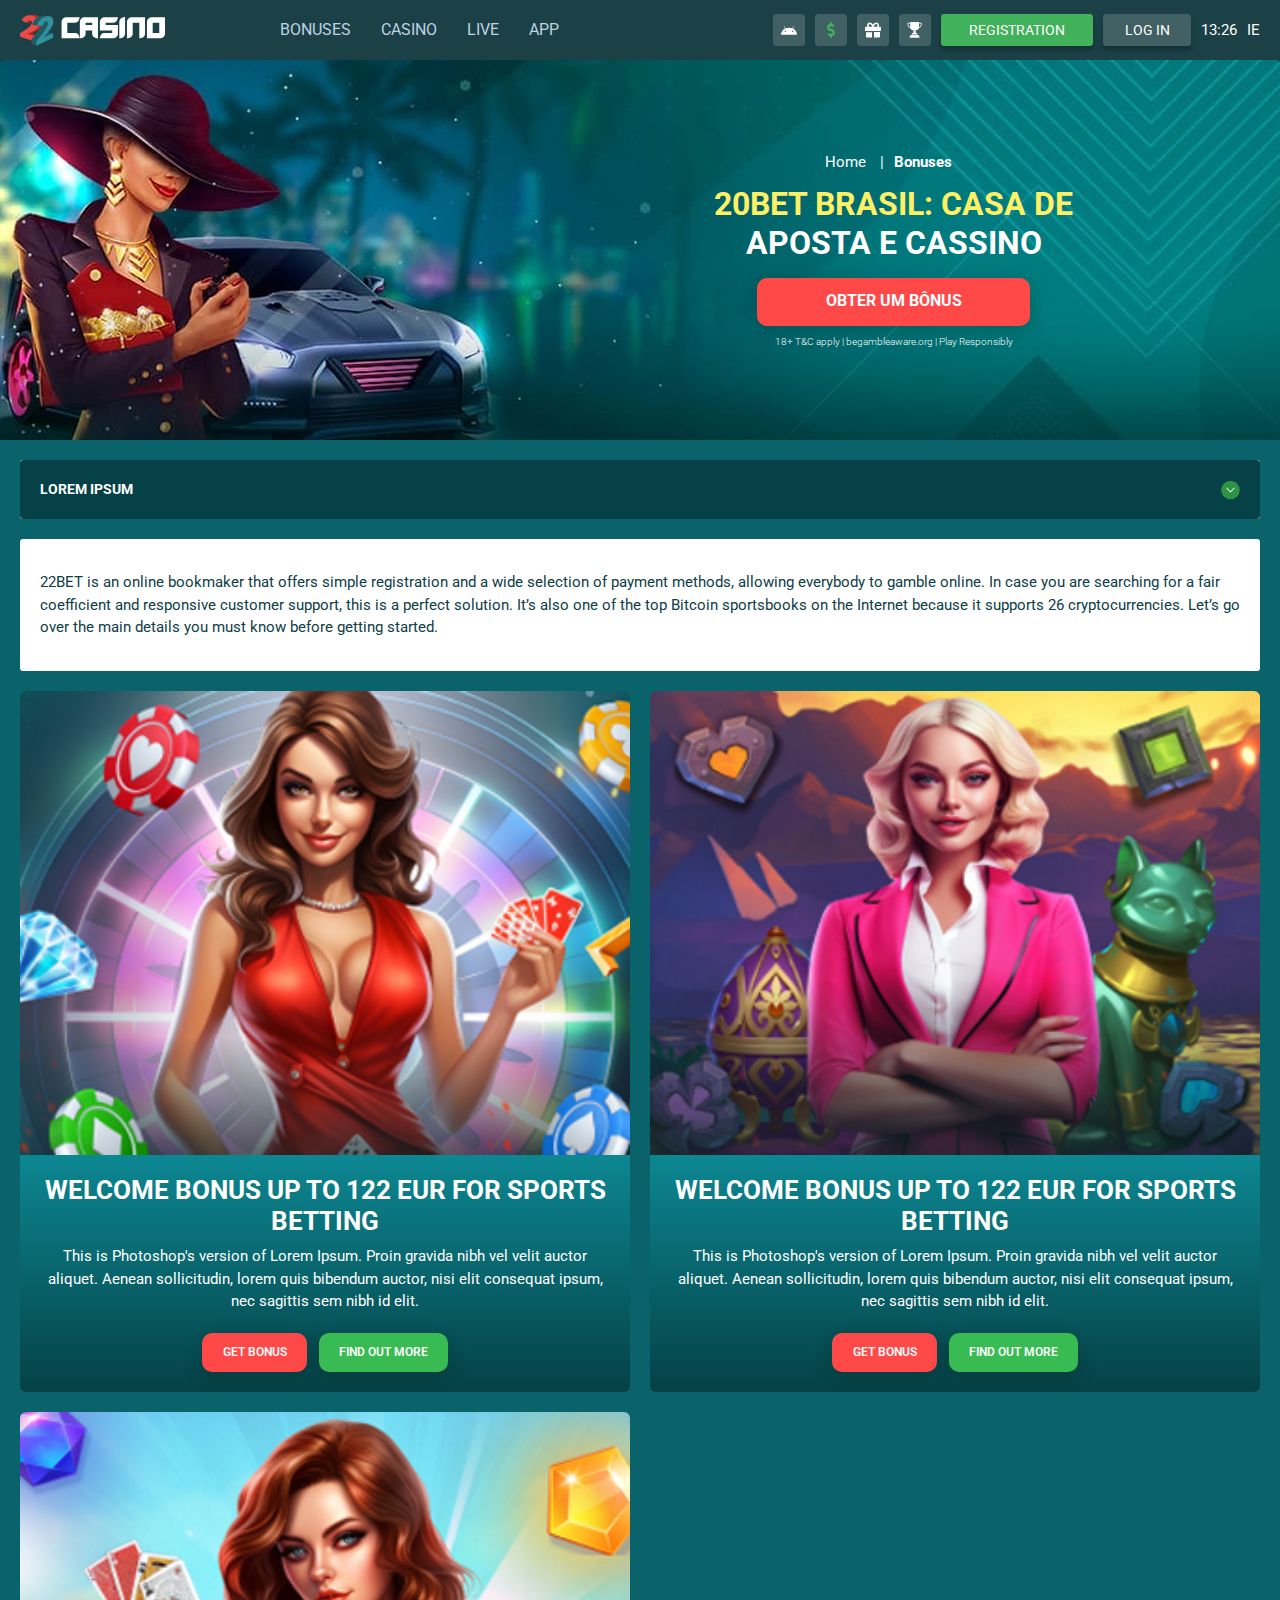
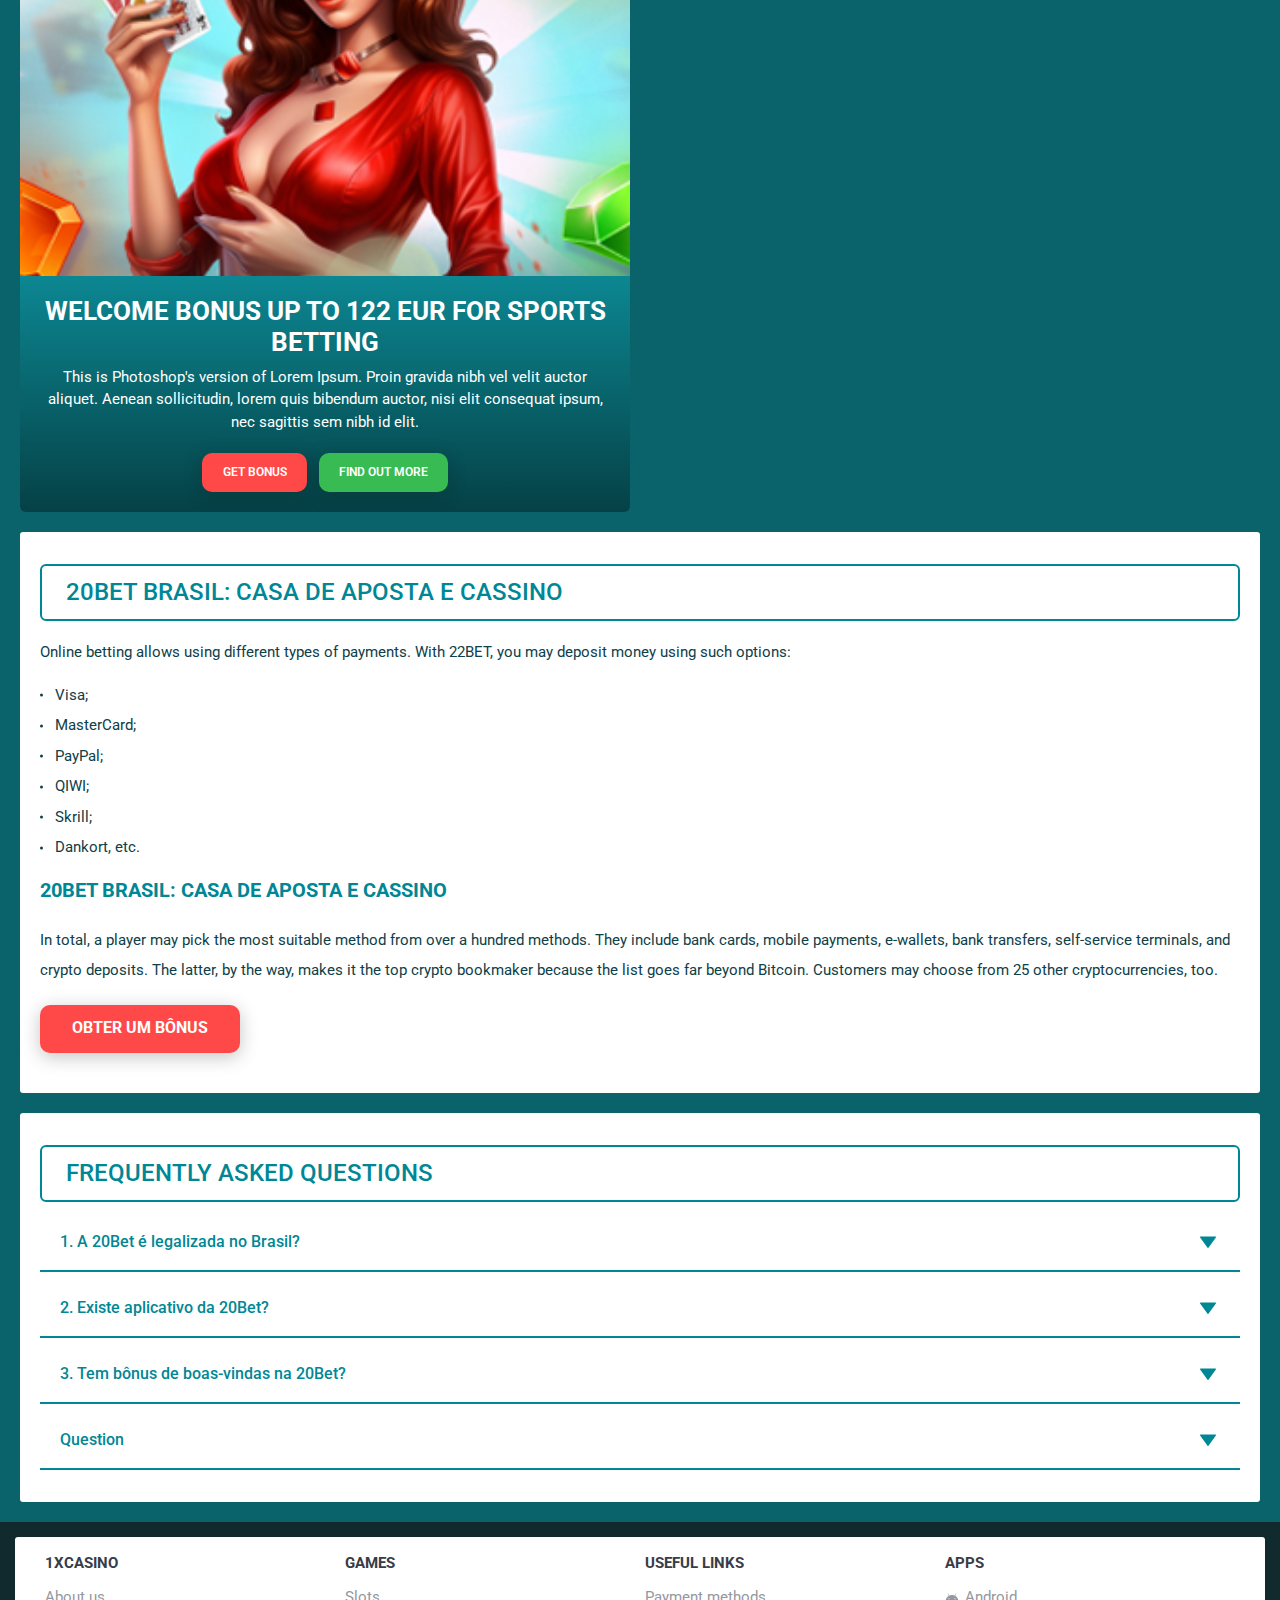
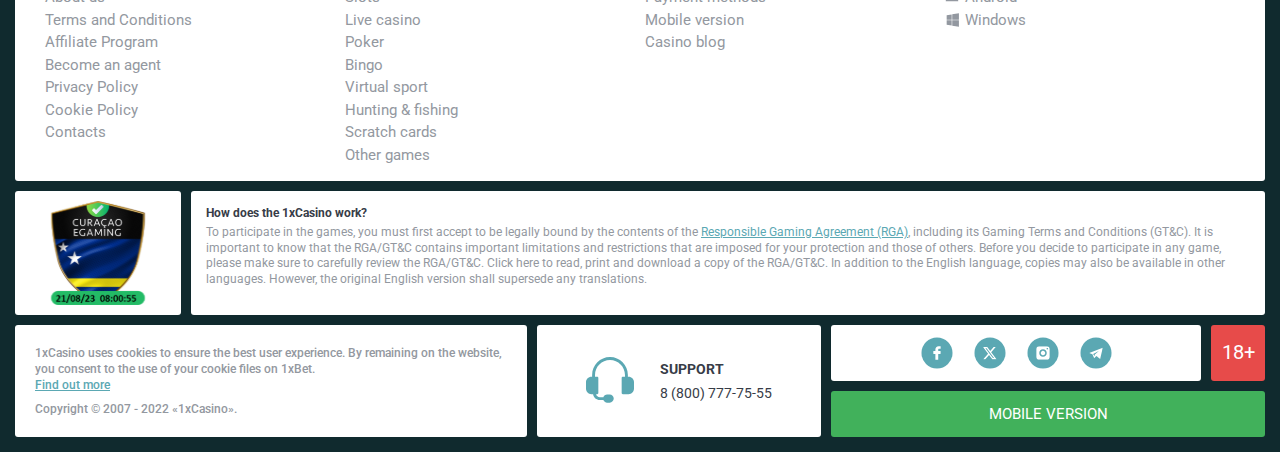
<file: bonus.html>
<!DOCTYPE html>
<html lang="ie">
  <head>
    <meta charset="UTF-8" />

    <meta name="viewport" content="width=device-width, initial-scale=1.0" />
    <title>20Bet Brasil: casa de aposta e cassino</title>
    <meta name="description" content />
    <meta property="og:site_name" content />
    <meta property="og:title" content />
    <meta property="og:type" content="website" />
    <meta property="og:url" content />
    <meta property="og:image" content />
    <meta property="og:image:alt" content />
    <meta property="og:locale" content="ie" />
    <meta property="og:description" content />
    <link rel="preconnect" href="https://fonts.googleapis.com" />
    <link rel="preconnect" href="https://fonts.gstatic.com" crossorigin />
    <link
      href="https://fonts.googleapis.com/css2?family=Poppins&family=Roboto:wght@400;500;700&display=swap"
      rel="stylesheet"
    />
    <link rel="stylesheet" href="./css/reset.css" />
    <link rel="stylesheet" href="./css/main.css" />
    <link rel="stylesheet" href="./css/media.css" />
    <link rel="icon" href="./images/favicon.png" type="image/x-icon" />
    <script
      src="https://code.jquery.com/jquery-3.6.1.min.js"
      integrity="sha256-o88AwQnZB+VDvE9tvIXrMQaPlFFSUTR+nldQm1LuPXQ="
      crossorigin="anonymous"
    ></script>
  </head>
  <body>
    <header class="header">
      <section class="content header__content">
        <a href="#" class="logo header__logo"
          ><img src="./images/logo.svg" alt="logo" title
        /></a>
        <button class="header__btn-menu">
          <svg
            width="16px"
            height="16px"
            viewBox="0 0 16 16"
            xmlns="http://www.w3.org/2000/svg"
          >
            <rect y="0" width="16" height="3" rx="1.5"></rect>
            <rect y="6.5" width="16" height="3" rx="1.5"></rect>
            <rect y="13" width="16" height="3" rx="1.5"></rect>
          </svg>
        </button>

        <nav class="menu header__menu">
          <ul class="header__menu-list">
            <li>
              <a href="#"> Bonuses </a>
            </li>
            <li>
              <a href="#"> casino </a>
            </li>
            <li>
              <a href="#"> Live</a>
            </li>
            <li>
              <a href="#"> App </a>
            </li>
          </ul>
          <div class="header__button header__button-menu">
            <a href="#" class="button button__login-menu">log in</a>
            <a href="#" class="button button__menu">registration</a>
          </div>
          <ul class="header__btn-list header__btn-list-menu">
            <li>
              <a href="#"
                ><img src="./images/android-header.svg" alt="button" title
              /></a>
            </li>
            <li>
              <a href="#"
                ><img src="./images/dollar-header.svg" alt="button" title
              /></a>
            </li>
            <li>
              <a href="#"
                ><img src="./images/present-header.svg" alt="button" title
              /></a>
            </li>
            <li>
              <a href="#"
                ><img src="./images/prize-header.svg" alt="button" title
              /></a>
            </li>
          </ul>
        </nav>
        <ul class="header__btn-list">
          <li>
            <a href="#"
              ><img src="./images/android-header.svg" alt="button" title
            /></a>
          </li>
          <li>
            <a href="#"
              ><img src="./images/dollar-header.svg" alt="button" title
            /></a>
          </li>
          <li>
            <a href="#"
              ><img src="./images/present-header.svg" alt="button" title
            /></a>
          </li>
          <li>
            <a href="#"
              ><img src="./images/prize-header.svg" alt="button" title
            /></a>
          </li>
        </ul>
        <a href="#" class="button button__singup">registration</a>
        <a href="#" class="button button__login">log in</a>
        
        <div id="clock" class="header__time">00:00</div>
        <a href="" class="header__flag">
          <span>ie</span>
        </a>
      </section>
    </header>
    <main class="main home main-page">
      <section class="hero hero__page hero__page-page">
        <div class="background background-page">
          <img src="./images/bonus/bg-bonus.png" alt="hero" title />
        </div>
        <div class="hero__wrapper hero__wrapper-page">
          <div class="hero__data hero__data-page hero__data-bonus">
            <ul
              class="breadcrumbs"
              itemscope
              itemtype="https://schema.org/BreadcrumbList"
            >
              <li
                itemprop="itemListElement"
                itemscope
                itemtype="https://schema.org/ListItem"
              >
                <a href="#" itemprop="item">
                  <span itemprop="name">Home</span></a
                >
                <meta itemprop="position" content="1" />
              </li>
              <li
                itemprop="itemListElement"
                itemscope
                itemtype="https://schema.org/ListItem"
              >
                <a href="#" itemprop="item">
                  <span itemprop="name">Bonuses</span></a
                >
                <meta itemprop="position" content="2" />
              </li>
            </ul>
            <h1 class="title general hero__title hero__title-page">
              20Bet Brasil: casa de <strong>aposta e cassino</strong>
            </h1>

            <a href="#" class="button hero__button hero__button-page">Obter um Bônus</a>
            <span class="hero__span">18+ T&C apply | begambleaware.org | Play Responsibly</span>
          </div>
        </div>
      </section>
      <section class="main__wrap main__wrap-page">
        <aside class="sidebar sidebar-left">
          <div class="sidebar-left__review">
            <div class="menu__review-desk sidebar__desk">Lorem Ipsum</div>
            <ul class="menu__review sidebar__list">
              <li><a href="#">Review of 20Bet</a></li>
              <li><a href="#">Registration</a></li>
              <li><a href="#">Layouts and navigation</a></li>
              <li><a href="#">20Bet Betting </a></li>
              <li><a href="#">Sports offers</a></li>
              <li><a href="#">Sports betting</a></li>
              <li><a href="#">Live betting</a></li>
              <li><a href="#">Live stream</a></li>
              <li><a href="#">Cash out</a></li>
            </ul>
          </div>
        </aside>
        <section class="content__wrapper content__wrapper-page content__wrapper-page-app">
          <section class="content menu-review__content">
            <div class="menu__review-desk menu__review-content">
              Lorem Ipsum
            </div>
            <ul class="menu__review menu__review-list">
              <li><a href="#">Review of 20Bet</a></li>
              <li><a href="#">Registration</a></li>
              <li><a href="#">Layouts and navigation</a></li>
              <li><a href="#">20Bet Betting </a></li>
              <li><a href="#">Sports offers</a></li>
              <li><a href="#">Sports betting</a></li>
              <li><a href="#">Live betting</a></li>
              <li><a href="#">Live stream</a></li>
              <li><a href="#">Cash out</a></li>
            </ul>
          </section>
          <section class="content article">
           
            <p>
              22BET is an online bookmaker that offers simple registration and a wide selection of payment methods, allowing everybody to gamble online. In case you are searching for a fair coefficient and responsive customer support, this is a perfect solution. It’s also one of the top Bitcoin sportsbooks on the Internet because it supports 26 cryptocurrencies. Let’s go over the main details you must know before getting started.
            </p>
           
          </section>
          <section class="content bonuses">
            <ul class="bonuses__list">
              <li class="bonuses__item">
                <div class="bonuses__img">
                  <img src="./images/bonus/banner-bonus1.png" alt="" title="" />
                </div>
                <div class="bonuses__desc">
                  <h2 class="title high bonuses__title">
                    WELCOME BONUS UP TO 122 EUR FOR SPORTS BETTING
                  </h2>
                  <p>This is Photoshop's version of Lorem Ipsum. Proin gravida nibh vel velit auctor aliquet. Aenean sollicitudin, lorem quis bibendum auctor, nisi elit consequat ipsum, nec sagittis sem nibh id elit.</p>
                  <div class="bonuses__buttons">
                    <a href="#" class="button bonuses__button">Get Bonus</a>
                    <a href="#" class="button bonuses__button">Find out more</a>
                    
                  </div>
                  
                </div>
              </li>
              <li class="bonuses__item">
                <div class="bonuses__img">
                  <img src="./images/bonus/banner-bonus2.png" alt="" title="" />
                </div>
                <div class="bonuses__desc">
                  <h2 class="title high bonuses__title">
                    WELCOME BONUS UP TO 122 EUR FOR SPORTS BETTING
                  </h2>
                  <p>This is Photoshop's version of Lorem Ipsum. Proin gravida nibh vel velit auctor aliquet. Aenean sollicitudin, lorem quis bibendum auctor, nisi elit consequat ipsum, nec sagittis sem nibh id elit.</p>
                  <div class="bonuses__buttons">
                    <a href="#" class="button bonuses__button">Get Bonus</a>
                    <a href="#" class="button bonuses__button">Find out more</a>
                    
                  </div>
                  
                </div>
              </li>
              <li class="bonuses__item">
                <div class="bonuses__img">
                  <img src="./images/bonus/banner-bonus3.png" alt="" title="" />
                </div>
                <div class="bonuses__desc">
                  <h2 class="title high bonuses__title">
                    WELCOME BONUS UP TO 122 EUR FOR SPORTS BETTING
                  </h2>
                  <p>This is Photoshop's version of Lorem Ipsum. Proin gravida nibh vel velit auctor aliquet. Aenean sollicitudin, lorem quis bibendum auctor, nisi elit consequat ipsum, nec sagittis sem nibh id elit.</p>
                  <div class="bonuses__buttons">
                    <a href="#" class="button bonuses__button">Get Bonus</a>
                    <a href="#" class="button bonuses__button">Find out more</a>
                   
                  </div>
                  
                </div>
              </li>
            </ul>
          </section>
          <section class="content article">
            <h2 class="title high article__title">
              20Bet Brasil: Casa de Aposta e Cassino
            </h2>
            <p>
              Online betting allows using different types of payments. With
              22BET, you may deposit money using such options:
            </p>
            <ul class="article__list">
              <li>Visa;</li>
              <li>MasterCard;</li>
              <li>PayPal;</li>
              <li>QIWI;</li>
              <li>Skrill;</li>
              <li>Dankort, etc.</li>
            </ul>

            <h3>20Bet Brasil: Casa de Aposta e Cassino</h3>
           
            <p class="article__text">
              In total, a player may pick the most suitable method from over a
              hundred methods. They include bank cards, mobile payments,
              e-wallets, bank transfers, self-service terminals, and crypto
              deposits. The latter, by the way, makes it the top crypto
              bookmaker because the list goes far beyond Bitcoin. Customers may
              choose from 25 other cryptocurrencies, too.
            </p>
            <a href="#" class="button article__button article__button-page">Obter um Bônus</a>
          </section>
          <section class="content faq">
            <h2 class="title high faq__title">Frequently Asked Questions</h2>
            <ul class="faq__list " itemscope itemtype="https://schema.org/FAQPage">
              <li class="faq__item"  itemscope itemprop="mainEntity" itemtype="https://schema.org/Question">
                <h3 class="title medium faq__subtitle js-button-expander"  itemprop="name">1. A 20Bet é legalizada no Brasil?
                 </h3>
                <div  class="faq__answer js-expand-content" itemscope  itemprop="acceptedAnswer" itemtype="https://schema.org/Answer">
                  <p  itemprop="text">
                    Sim, a casa de apostas tem licença emitida por Curaçao, que é reconhecida no Brasil e a permite atuar por aqui.
                  </p>
                </div>
              </li>
              <li class="faq__item"  itemscope itemprop="mainEntity" itemtype="https://schema.org/Question">
                <h3 class="title medium faq__subtitle js-button-expander"  itemprop="name">2. Existe aplicativo da 20Bet?</h3>
                <div class="faq__answer js-expand-content" itemscope  itemprop="acceptedAnswer" itemtype="https://schema.org/Answer">
                  <p  itemprop="text">
                    Sim, disponível para sistemas operacionais iOS e Android.
                  </p>
                </div>
              </li> 
              <li class="faq__item"  itemscope itemprop="mainEntity" itemtype="https://schema.org/Question">
                <h3 class="title medium faq__subtitle js-button-expander"  itemprop="name">3. Tem bônus de boas-vindas na 20Bet?</h3>
                <div class="faq__answer js-expand-content" itemscope  itemprop="acceptedAnswer" itemtype="https://schema.org/Answer">
                  <p  itemprop="text">
                    O pacote especial para novos usuários da 20Bet paga 100% sobre o primeiro depósito, com limite de 600 BRL.
                  </p>
                </div>
              </li> 
              <li class="faq__item"  itemscope itemprop="mainEntity" itemtype="https://schema.org/Question">
                <h3 class="title medium faq__subtitle js-button-expander"  itemprop="name"> Question</h3>
                <div class="faq__answer js-expand-content" itemscope  itemprop="acceptedAnswer" itemtype="https://schema.org/Answer">
                  <p  itemprop="text">
                    Sim, a casa de apostas tem licença emitida por Curaçao, que é reconhecida no Brasil e a permite atuar por aqui.
                  </p>
                </div>
              </li> 
            </ul>
          </section>
        </section>
        
      </section>
    </main>
    <footer class=" footer ">
      <section class=" footer__content">
        <ul class="footer__menu">
          <li>
            <div>1хcasino</div>
            <ul class="footer__info">
              <li><a href="#">About us
              </a></li>
              <li><a href="#">Terms and Conditions</a></li>
              <li><a href="#">Affiliate Program
              </a></li>
              <li><a href="#">Become an agent
              </a></li>
              <li><a href="#">Privacy Policy
              </a></li>
              <li><a href="#">Сookie Policy
              </a></li>
              <li><a href="#">Contacts</a></li>
            
            </ul>
          </li>
          <li>
            <div>Games</div>
            <ul class="footer__info">
              <li><a href="#">Slots</a></li>
              <li><a href="#">Live casino</a></li>
              <li><a href="#">Poker</a></li>
              <li><a href="#">Bingo</a></li>
              <li><a href="#">Virtual sport</a></li>
              <li><a href="#">Hunting & fishing</a></li>
              <li><a href="#">Scratch cards</a></li>
              <li><a href="#">Other games</a></li>
            </ul>
          </li>
          <li>
            <div>Useful Links</div>
            <ul class="footer__info">
              <li><a href="#">Payment methods</a></li>
              <li><a href="#">Mobile version</a></li>
              <li><a href="#">Casino blog</a></li>
            </ul>
          </li>
          <li>
            <div>APPS
            </div>
            <ul class="footer__info">
              <li><a href="#" class="footer__android">Android</a></li>
              <li><a href="#" class="footer__windows">Windows</a></li>
              
            </ul>
          </li>
        </ul>
      <div class="footer__wrapper">
         <div class="footer__image"> 
        <img src="./images/footer-frame.svg" alt="" title="">
      </div>
       <div class="footer__desc"><p class="footer__desc-question">How does the 1xCasino work?</p>
       <p>To participate in the games, you must first accept to be legally bound by the contents of the <a class="footer__desc-link" href="#" class="">Responsible Gaming Agreement (RGA)</a>, including its Gaming Terms and Conditions (GT&C). It is important to know that the RGA/GT&C contains important limitations and restrictions that are imposed for your protection and those of others. Before you decide to participate in any game, please make sure to carefully review the RGA/GT&C. Click here to read, print and download a copy of the RGA/GT&C. In addition to the English language, copies may also be available in other languages. However, the original English version shall supersede any translations.</p></div>
      </div>
        
          <div class="footer__text">
            <p>
              1xCasino uses cookies to ensure the best user experience. By remaining on the website, you consent to the use of your cookie files on 1xBet. 
              <a class="footer__desc-link" href="#">Find out more</a>
            </p>
            <p>Copyright &copy; 2007 - 2022 «1xCasino».</p>
          </div>
          <div class="footer__support">
          <img src="./images/support.svg" alt="" title>
         <div class="footer__support-text">
           <p>SUPPORT</p>
          <a href="tel:+88007777555">8 (800) 777-75-55</a>
         </div>
        </div>
       <div class="footer__information">
        <div class="footer__social">
         <ul class="footer__links">
          <li><a href="#"><img src="./images/facebook.svg" alt=""title></a></li>
           <li><a href="#"><img src="./images/twitter.svg" alt=""title></a></li>
            <li><a href="#"><img src="./images/instagram.svg" alt=""title></a></li>
             <li><a href="#"><img src="./images/telegram.svg" alt=""title></a></li>
        </ul>
         <div class="footer__age"> 18+
           
          </div>
       </div>
          <div class="footer__mob"><a href="#">MOBILE VERSION</a></div>
        </div>
       
       
      </section>
    </footer>

    <script src="./js/sidebar.js" defer></script>
    <script src="./js/expander.js" defer></script>
    <script src="./js/mobile-menu.js" defer></script>
    <script src="./js/clock.js" defer></script>
    
  </body>
</html>
</file>
<file: css/main.css>
html {
  -webkit-text-size-adjust: 100%;
  scroll-behavior: smooth;
  overflow-x: hidden;
}

body {
  display: block;
  position: relative;
  width: 100%;
  background: #0A626A;
  font-family: "Roboto", sans-serif;
  font-size: 15px;
  font-weight: 400;
  line-height: 22.5px;
  text-align: left;
  color: #0D4047;
}

.content {
  display: block;
  position: relative;
  width: 100%;
  max-width: 1020px;
  overflow: hidden;
  border-radius: 3px;
  background: #FFFFFF;
  padding: 32px 20px;
  margin: 0 auto 20px auto;
}

h1,
h2,
h3,
h4,
.title {
  display: block;
  position: relative;
  font-size: 32px;
  font-weight: 700;
  line-height: 38.4px;
  text-align: center;
  color: #FFF065;
}

h1,
.title.general {
  text-transform: uppercase;
}

h2,
.title.high {
  position: relative;
  display: flex;
  align-items: center;
  justify-content: left;
  font-weight: 500;
  font-size: 24px;
  line-height: 28.8px;
  color: #008795;
  text-transform: uppercase;
  border-radius: 6px;
  border: 2px solid #008795;
  padding: 12px 24px;
  
    
  
}

h3,
title.medium {
  font-size: 20px;
  line-height: 30px;
  text-align: left;
  color:#008795}

article > *,
.article > *,
.desk > * {
  margin-top: 20px;
}

article > *:first-child,
.article > *:first-child,
.desk > *:first-child {
  margin-top: 0 !important;
}

article > h2,
.article > h2,
.desk > h2 {
  margin-top: 20px;
}

article > h3,
.article > h3,
.desk > h3 {
  margin-top: 16px;
}

.button {
  position: relative;
 
  min-width: 273px;
  height: 48px;
  border-radius: 10px;
  background: #FF4949;
  overflow: hidden;
  font-size: 16px;
  font-weight: 700;
  line-height: 18.75px;
  text-align: center;
  text-decoration: none;
  text-transform: uppercase;
  color: #ffffff;
  white-space: nowrap;
  cursor: pointer;
  box-shadow: 0px 4px 18px 0px #0e181140;
  padding: 14px 68.5px;
  margin: 0 auto;

  transition: all 0.5s;
}

.button:hover {
  transform: scale(1.1);
}

.header,
.main,
.footer {
  display: flex;
  position: relative;
  justify-content: space-between;
  align-items: center;

  max-width: 1600px;
  max-width: 100%;

  margin: 0 auto;
}

.background {
  display: block;
  position: absolute;
  bottom: 0;
  left: 0;
  height: 100%;
  width: 100%;
  overflow: hidden;
}

.background img {
  position: relative;
  width: 100%;
  height: 100%;
  object-fit: cover;
  border-radius: 3px;
}

.images img {
  border-radius: 3px;
  width: 100%;
  height: 100%;
  overflow: hidden;
}

/* -------------------HEADER---------------- */
.header {
  position: fixed;
  top: 0;
  left: 0;
  right: 0;
  width: 100%;
  z-index: 100;
  background: #1b4045;
}

.header__content {
  position: relative;
  display: flex;
  flex-direction: row;
  align-items: center;
  justify-content: space-between;
  max-width: 1600px;
  max-height: 60px;
  border-radius: 0;
  background: #1b4045;
  border: none;
  padding: 16px 30px;
  margin: 0 auto;
  box-shadow: none;
}

.logo {
  display: block;
  position: relative;
  max-width: 145px;
  flex: 0 0 145px;
  margin-right: 115px;
}

.logo img {
  display: block;
  position: relative;
  width: auto;
  max-height: 31px;
}

.logo:hover {
  transform: scale(1.1);
}
.header__menu {
  display: flex;
  white-space: nowrap;
  /* overflow-y: auto;
  max-height: calc(100vh - 80px); */
}

.header__menu-list {
  display: flex;
  justify-content: center;
  align-items: center;
  white-space: nowrap;
  flex: 1 1 auto;
  gap: 30px;
  
  border-radius: 60px;
  
}
.header__menu-list li {
  display: block;
  
}

.header__menu-list li a {
  display: inline-flex;
  position: relative;
  align-items: center;
  font-weight: 400;
  font-size: 16px;
  line-height: 20.48px;
  text-transform: uppercase;
  color: #BED2E4;
  transition: all 0.5s;
  padding: 20px 0;
}

.header__menu-list a:hover {
  color: #41b15b;
}

.menu a {
  display: none;
}

span {
  display: inline-block;
}

.header__menu-list a img {
  width: 24px;
  height: 24px;
  vertical-align: middle;
}

.header__menu-list a span:last-child {
  margin-left: 16px;
}

.header__flag span:first-child {
  flex: 0 1 24px;
}

.header__flag {
  margin-left: 10px;
  color: #ffffff;
  text-transform: uppercase;
  
}


.button__login {
  margin-left: auto;
}

.button__login {
  height: 32px;
  font-size: 14px;
  font-weight: 400;
  line-height: 16.41px;
  min-width: 88px;
  background: #416064;
  box-shadow: 0px 4px 4px 0px #00000040;
  padding: 8px 22px;border-radius: 3px; margin: 0;
  border: none;
}

.button__singup {
  min-width: 152px;
  height: 32px;
  font-size: 14px;
  font-weight: 400;
  line-height: 16.41px;
 
  margin: 0 10px 0 auto;
  padding: 8px 26px;
  border: none;
  background:  #41B15B;

  border-radius: 3px;
  box-shadow: 0px 4px 4px 0px #00000040;
}

.button__singup:hover {
  background: #416064;
  transform: none;
}
.header__time {
  color: #ffffff;
  position: relative;
  
  margin-left: 10px;
}


.button__login:hover {
  background: #41b15b;
  transform: none;
}

.header__btn-list {
  display: flex;
  margin-left: auto;
  justify-content: flex-end;
  gap: 10px;
  overflow: hidden;
  margin-right: 10px;
}

.header__btn-list li a {
  display: block;
  padding: 10px 0;
}

.header__btn-list img {
  display: block;
  width: 32px;
  height: 32px;
  border-radius: 3px;
  overflow: hidden;
  transition: all 0.5s;
}

.header__btn-list a:hover img {
  background: #4c787d;
}

.header__btn-menu {
  display: block;
  flex: 1 0 auto;
  min-width: 0;
  border: 1px solid #ffffff;
  border-radius: 10px;
  background: #33636B;
  padding: 12px;
  margin-left: 12px;
  order: 3;
}

.header__btn-list-menu{
  display: none;
}

svg {
  position: relative;
  fill: #ffffff;
  line-height: 1;
  vertical-align: 1;
}

.header__time, .header__flag {
  display: inline-flex; 
  flex: 0 0 auto;
  white-space: nowrap; 
}




/* ------------------ MAIN------------- */
.main.home {
  display: flex;
  margin-bottom: 60px;
}

.main__wrap {
  display: flex;
  position: relative;
  flex: 1 1 100%;
  justify-content: center;
  align-items: stretch;
  max-width: 1600px;
  padding: 20px 30px;
  margin: 0 auto;
}

/*--------------------MAIN__SIDEBAR-------------- */

.sidebar {
  position: relative;
  align-self: stretch;
 
  flex: 0 0 240px;
}

.sidebar {
  align-self: stretch;
  position: sticky;
  flex: 0 0 240px;
  top: 80px;
  bottom: 20px;
  height: calc(100vh - 110px);
  overflow: auto;
}

.sidebar::-webkit-scrollbar {
  display: none;
}

.sidebar-left__review {
  overflow: hidden;
  border-radius: 6px;
  background: #Ffffff;

  
}

.sidebar-left__quik {
  margin-bottom: 24px;
}

.menu__review-desk {
  position: relative;
  background: #054146;
  font-weight: 700;
  font-size: 14px;
  line-height: 19.07px;
  text-transform: uppercase;
  color: #ffffff;
  padding: 10px 20px;
}

.menu__review li {
  position: relative;
  padding: 8px 16px;
}

.menu__review li:not(:last-child){
  border-bottom: 1px solid #F2F9F1;
}

.menu__review li {
  padding: 8px 20px;
}

.menu__review li a {
  position: relative;
  color: #000000;
  font-weight: 300;
  font-size: 15px;
  line-height: 22.5px;
  padding-left: 20px;
}

.menu__review li a::before{
  content: "";
  display: block;
  position: absolute;
  width: 3px;height: 3px;border-radius: 50%;
  left: 0;
  top:50%;
  transform: translateY(-50%);
  background: #000000;

}


.menu__review li:hover a::before{
  background: #ffffff;

}


.menu__links li a img {
  vertical-align: middle;
  margin-right: 8px;
}

.sidebar__review {
  margin-top: 20px;
}

.menu__review-content::after,
.menu__review-desk::after {
  content: "";
  position: absolute;
  right: 12px;
  top: 50%;
  transform: translateY(-50%);
  width: 15px;
  height: 15px;
  background: url(../images/sidebar/sidebar-arrowDown.svg)no-repeat center center /
    contain;
    transition: transform 0.3s ease-in-out;
}

.menu__review-content::after {
  width: 20px;
  height: 20px;
  right: 20px;
}

.menu__review-content.active::after,
.menu__review-desk.active::after {
   transform: translateY(-50%) rotate(180deg);
}

.menu-review__content {
  display: none;
  padding: 0;
  margin-bottom: 20px;
  background: #Ffffff;


}

.menu__review-content {
  position: relative;
  padding: 20px;
  border-radius: 3px;
 
}


.menu__review-content.active {
  border-bottom-left-radius: 0;
  border-bottom-right-radius: 0;
}

.menu__review li a {
  position: relative;
  white-space: nowrap;
}

.menu__review li:hover a {
  color: #ffffff;

  font-weight: 700;
}

.menu__review li:hover{
  background: #008795;



}

.menu__review-list {
  padding: 0;
}
.menu__review-list li {
  padding: 8px 16px;
}
.content__wrapper {
  margin: 0 10px;

  flex: 0 1 calc(100% - 240px * 2 - 10px * 2);
}


.sidebar__info {
  display: flex;
  justify-content: center;
  border-top-left-radius: 6px;
  border-top-right-radius: 6px;
  background: #ffffff;
  gap: 14px;
}
.sidebar__subtitle {
  font-style: 14px;
  font-weight: 700;
  line-height: 16.41px;
  text-transform: uppercase;
  color: #323946;
  border-top: 2px solid #0c8f9b;
  padding: 14.5px 0;
}

.sidebar__deskription {
  position: relative;
  height: 100px;
  border-bottom-left-radius: 6px;
  border-bottom-right-radius: 6px;
  background: linear-gradient(90deg, #0c8b97 0%, #2db155 100%);
}

.sidebar__deskription p {
  max-width: 153px;
  font-weight: 700;
  line-height: 16.41px;
  text-align: left;
  text-transform: uppercase;
  color: #ffffff;

  padding: 26px 0 0 20px;
}

.sidebar__deskription img {
  position: absolute;
  top: 30%;
  right: 20px;
  width: 55px;
  height: 110px;
}

.sidebar__wrap {
  max-height: 158px;
  border-bottom-left-radius: 6px;
  border-bottom-right-radius: 6px;
  background: #ffffff;
  margin-bottom: 10px;
}

.sidebar__button {
  display: inline-block;
  min-width: 130px;
  height: 35px;
  font-size: 13px;
  line-height: 15.23px;
  border-radius: 19px;
  padding: 10px 15px;
  margin: 10px 0 13px 10px;
}

.sidebar__cards {
  display: flex;
  flex-direction: row;
  flex-wrap: wrap;
  gap: 10px;
}


.sidebar__cards img {
  display: block;
  
  height: 100%;
}

.sidebar__cards a img {
  position: relative;
  min-height: 96px;
  display: block;
  border-top-left-radius: 3px;
  border-top-right-radius: 3px;
  border-radius: 5px;
}

.sidebar__text {
  position: absolute;
  bottom: 0px;
  background: #2DB155;
  border-bottom-left-radius: 3px;
  border-bottom-right-radius: 3px;
  border-radius: 5px;
  color: #ffffff;
  font-weight: 500;
  font-size: 13px;
  line-height: 15.73px;
  text-transform: uppercase;
  overflow: hidden;

  padding: 7px;
  width: 100%;display: flex;justify-content: center;

}


.sidebar__cards a .span{
  position: absolute;
    width: 44px;
    height: 44px;
    bottom :21px;
  left: 50%;transform:translateX(-50%);
    border-radius: 32px 32px 10px 10px;
    background: #2db155;
    display: flex
;
    justify-content: center;
    align-items: center;
    z-index: 0;
    transition: all 0.2slinear;
}



.sidebar__cards a .span img{
  display: block;
  width: 24px;height: 24px;
}



/* -----------hero ----------- */
.content__wrapper {
  position: relative;
  top: 80px;

  margin-left: 20px;
  margin-right: 20px;
}

.hero {
  padding: 0;
  height: 380px;
  display: flex;
  align-items: center;
  width: 100vw;
  padding-top: 24px;
  padding-bottom: 24px;
  padding-left: calc(50% - 510px);
  padding-right: calc(50% - 510px);
  
}

.home .hero.hero__page {
  justify-content: flex-end;
}

.hero__wrapper {
  display: flex;
  align-items: center;
  
}

.hero__data {
  display: block;
  position: relative;
  max-width: 450px;
  padding: 12px 20px;
  align-items: center;
  border-radius: 6px;
}

.hero__title {
  margin-bottom: 16px;
  text-align: center;
}

.hero__title strong{
  color:#ffffff;
  font-weight: 700;
  font-size: 32px;line-height: 38.4px;
}

.hero__data p {
  color: #ffffff;
  text-align: center;
}

.hero__rating {
  display: flex;
  font-weight: 700;
  align-items: center;
  justify-content: center;
  text-transform: uppercase;
  color: #ffffff;
  margin-bottom: 6px;
}

.hero__rating p {
  margin-right: 10px;
  font-weight: 400;
}
.hero__button {
  width: 273px;
  display: block;
  margin-top: 16px;
  margin-bottom: 8px;
  margin-left: auto;
  margin-right: auto;
}
.hero__data span {
  font-size: 15px;
 
  line-height: 18px;

  color: #ffffff;
}

.hero__data .hero__span {
  display: block;
  font-weight: 300;
  font-size: 10px;
  line-height: 15px;
  color: #ffffff;
  text-align: center;
}

/* ---------------games---------------- */
.games {
  background: transparent;
  padding: 0;
  margin-bottom: 20px;
}

.games__list {
  display: grid;
  grid-template-columns: repeat(3, 1fr);
  gap: 20px;
  width: 100%;
}

.games__list li a img{
  display: block;
  width: 100%;
  

}

.games__list li a div{
  display: flex;justify-content: center;text-align: center;
  background: #DCE6EA;
  border-bottom-right-radius: 6px;
  border-bottom-left-radius: 6px;
  color:#0D4047;
  text-transform: uppercase;
  font-weight: 700;font-size: 18px;line-height: 21.6px;
  padding: 12px;

}

/* --------------------features----------- */
.features{

  margin-bottom: 20px;
}

.features__content{
  padding: 20px;
}


.features__wrap {
  display: flex;
  gap: 20px;
}

.features__table {
  
  width: 100%;
  display: flex;
  gap: 20px;
}

.features__group {
  border: 2px solid #008795;
  border-radius: 6px;
  width: 50%;
}

.features__title {
  margin-bottom: 16px;
}

.features__list li {
  position: relative;

  padding: 9px 20px 9px 64px;
}

.features__list li + li,
.features__table tr + tr {
  margin-top: 10px;
}

.features__table tr,
.features__list li {
 font-weight: 700;
 font-size: 16px;
  border-radius: 6px;
  color: #0A626A;
  
}

.features__table tr {
  
  display: flex;
  padding: 9px 20px;
}

.features__table tr td:last-child {
  font-weight: 400;
  padding-left: 5px;
}

.features__table td {
  width: 50%;
}

.features__list li::before {
  content: "";
  display: block;
  position: absolute;
  width: 24px;
  height: 24px;
  left: 20px;
  top: 50%;
  transform: translateY(-50%);
  background: url(../images/main/features-icon.svg) no-repeat center center /
    contain;
}

.features__list {
  display: flex;
  gap: 20px;
  justify-content: space-between;
  
}

.features__list ul{
  margin-top: 16px;
}

.features ul li {
  display: flex;
  align-items: center;
  font-size: 16px;
  font-weight: 700;
  color: #0A626A;
  line-height: 22px;
  padding: 12px 12px 12px 64px;
}

.features__info:first-child ul li::before,
.features__info:last-child ul li::before {
  content: "";
  display: block;
  position: absolute;
  left: 0;
  width: 32px;
  height: 32px;
  background: url(../images/main/features-icon-plus.svg) no-repeat center center / contain;
}

.features__info:last-child ul li::before {
  background: url(../images/main/features-icon-minus.svg) no-repeat center center / contain;
}

.features__info {
  padding: 12px 20px;
  width: 50%;
  border: 2px solid #008795;
  border-radius: 6px;
  padding: 12px 20px;
}
.features__subtitle{
  font-size: 22px;font-weight: 600;line-height: 26.4px;
  color:#008795;
  text-align: left;
  text-transform: uppercase;
}
/* -------------banner---------------- */

.banner {
  display: flex;
  align-items: center;
  justify-content: flex-start;
  overflow: hidden;
  min-height: 380px;
  padding: 50px 56px;
}

.banner__info {
  display: block;
  position: relative;
  max-width: 400px;
  text-align: center;
  border-radius: 6px;
  padding: 12px 20px;
  z-index: 3;
}

.banner__info .banner__title {
  flex-direction: column;
  line-height: 31.2px;
  font-size: 26px;
  color:#FFF065;
  align-items: center;
  text-align: center;
  text-transform: none;
  margin-bottom: 16px;
  border: none;
  background: transparent;
  padding: 0;
}


.banner__info .banner__title::before,.banner__info .banner__title::after {
  display: none;
}

.banner__title span {
  font-size: 18px;
  font-weight: 700;
  line-height: 21.09px;
  text-transform: uppercase;
  color: #ffffff;
  margin-top: 16px;
}

.banner__button,
.article__button {
  display:block;
  margin-right: 0;
width: 273px;
  color: #ffffff;
  box-shadow: 0px 4px 18px 0px #0e181140;
  z-index: 3;
  margin-bottom: 8px;
  margin-left: auto;
    margin-right: auto;
   
}

.banner__button:hover {
  
  transform: scale(1.1);
}

.banner__span {
  font-size: 10px;
  font-weight: 400;
  line-height: 15px;
  color: #ffffff;
}
.background .banner__img {
  top: 0;
  left: 0;
  position: absolute;
  z-index: 2;
}

/* ----------------review------------- */

.article {
  display: flex;
  flex-direction: column;
}
.article ul li {
  position: relative;
  padding-left: 15px;
}

.article ul li + li {
  margin-top: 8px;
}

.article ul li::before {
  content: "";
  position: absolute;
  left: 0;
  top: 50%;
  transform: translateY(-50%);
  width: 4px;
  height: 1px;
  border-radius: 50%;
  background: #0D4047;
}


.article h3 {
  
  text-transform: uppercase;
}

.article__links {
  color: #4EA522;
}

/* для нумерованного списка */

.article ol {
  counter-reset: ol;
  position: relative;
  
}

.article ol li {
  counter-increment: ol; 
  position: relative; 
  padding-left: 20px;}

.article ol li::before {
  content: counter(ol) "."; 
  display: inline-block;
  position: absolute;
  font: inherit;
  font-weight: 700;
  color: inherit;
  left: 0;
  top: 50%;
  transform: translateY(-50%);
}

/* ------------sidebar-right----------- */

.menu__casino {
  display: flex;
  flex-wrap: wrap;
  gap: 8px;
  align-items: center;
  padding: 8px;
}

.menu__casino li a {
  border-radius: 10px;
  overflow: hidden;
}

.menu__casino li a img {
  display: block;
  border-radius: 12px;
}

.main__sidebar-right {
  margin-bottom: 0;
}
/* --------------rating------------------- */

.rating__table {
  display: flex;
  width: 100%;
  margin-top: 16px;
  margin-bottom: 16px; 
}

.rating__table tbody{
  width: 100%}

 .table td {
  display: flex;
  font-weight: 700;
  text-transform: uppercase;
}

table {
  width: 100%;
}

.rating__table tr{
  display: flex;
  justify-content: space-between;
  align-items: center;
  padding: 12px  32px;
  border: 2px solid #008795;
  border-radius: 6px;
  color:#008795;
}

.rating__table tr + tr {
  margin-top: 8px;

}
.table tr td:nth-child(1){
  flex: 0 0 300px;  
}

.table tr td:nth-child(3){
  flex: 0 1 60px; 
  margin-left: auto;
}

.rating__table img {
  width: 32px;
  height: 32px;
 
}

.rating__table img + img{
  margin-left: 8px;
}

.ratings__data span {
 font-weight: 700;
  font-size: 16px;
  line-height: 24px;
  color:#41B15B;
}

.ratings__button,
.article__button {
  min-width: 200px;
  
  color: #ffffff;
  border:none;
  margin-left: 0;
  display: block;
    width: max-content;
  padding: 14px 32px;
  margin-top: 20px;
}
/* ----------faq----------------------- */
.faq{
  margin-bottom: 0;
}

.faq__subtitle {
  position: relative;
  font-weight: 500;
  font-size: 16px;
  line-height: 24px;
  text-align: left;
  color: #008795;
  border-bottom: 2px solid #008795;
  cursor: pointer;
  padding: 16px 64px 16px 20px;
}

.faq__list li + li {
  margin-top: 8px;
}

.faq__title {
  margin-bottom: 12px;
}

.faq__subtitle::after {
  content: "";
  display: block;
  position: absolute;
  top: 50%;
  transform: translateY(-50%);
  right: 20px;
  width: 24px;
  height: 24px;
  background: url(../images/faq-arrowDown.svg) no-repeat center center / contain;
  transition: transform 0.3s ease-in-out;
}

.faq__subtitle.active::after {
  transform: translateY(-50%) rotate(180deg);
  
}

.faq__item {
  position: relative;
}

.faq__subtitle.active {

  border-bottom-right-radius: 0;
  border-bottom-left-radius: 0;
  transition: all 0.5s;
}

.faq__answer {
  position: relative;
  color: linear-gradient(0deg, #0D4047, #0D4047),
  linear-gradient(0deg, rgba(0, 0, 0, 0), rgba(0, 0, 0, 0));
  ;
  border-top: none;
  padding:  16px;
  border-radius: 6px;
  border-top-right-radius: 0;
  border-top-left-radius: 0;
  margin-top: 4px;
}

.js-expand-content {
  display: none;
  overflow: hidden;
}

.js-expand-content.expanded {
  height: 100%;
}





/* ---------main__arrow------ */
.main__arrow {
  display: block;
  position: fixed;
  width: 42px;
  height: 42px;
  right: 20px;
  bottom: 20px;
  border-radius: 50%;
  border: 1px solid #0D4047;
  background: url(../images/ArrowUp.svg) no-repeat center center / contain;
  z-index: 100;
}

/* ------------footer----------------- */
.footer {
  display: flex;
  position: relative;
  background: #102A2E;
  margin-top: 20px;

}

.footer__content {
  padding: 30px 10px 10px 10px;
  /* padding: 30px 10px 30px 10px; */
  padding: 10px;
  max-width: 1600px;
  margin-left: auto;
  margin-right: auto;
  background: transparent;
  display: flex;
  flex-wrap: wrap;
  flex-direction: row;
  align-items: stretch;
  width: auto;
}

.footer__content > *{
  background: #fff;
   
    border-radius: 3px;
    margin: 5px;
}
.footer__menu {
  display: flex;
  justify-content: space-between;
  flex-wrap: wrap;
  padding: 15px 30px;
}

.footer__menu div {
  font-weight: 700;
  color: #373c47;
  text-transform: uppercase;
  margin-bottom: 12px;
}

.footer__menu li {
  position: relative;
  color: #9398a0;
  
  flex: 0 1 calc((100% - 30px) / 4);
}
.footer__info {
  position: relative;
}


.footer__info a {
  color: inherit;
}


.footer__text p {
  font-size: 12px;
  font-weight: 500;
  line-height: 16px;
}

.footer__text p + p {
  margin-top: 8px;
}

.footer__wrapper {
  display: flex;
 
  gap: 10px;
  background: transparent;
}

.footer__image {
  padding: 10px 33px;
  flex: 0 0 166px;
  display: flex;
  align-items: center;
  justify-content: center;
  background: #ffffff;
  border-radius: 3px;
}

.footer__image img {
  max-width: 100px;
}

.footer__desc {
  background: #ffffff;
  border-radius: 3px;
  padding: 15px;
}

.footer__desc .footer__desc-question {
  color: #373c47;
  font-size: 12px;
  font-weight: 700;
  line-height: 14.06px;
  margin-bottom: 5px;
}

.footer__desc p {
  color: #9398a0;
  font-size: 12px;
  font-weight: 400;
  line-height: 15.6px;
}

.footer__desc-link {
  color: #5ba8b3;
  text-decoration: underline;
}


.footer__text {
  
  color: #9398a0;
 
  padding: 20px;
  
  flex: 0 1 calc(100% - 434px - 284px - 30px);
}
.footer__text p {
  display: flex;
  flex-direction: column;
}

.footer__support {
  display: flex;
  align-items: center;
  justify-content: center;

  padding: 20px 32px 20px 19px;padding: 20px;
  flex: 0 1 284px;
  
}

.footer__support p,
.footer__support a {
  color: #373c47;
  font-size: 14px;
  line-height: 16.41px;
}

.footer__support p {
  font-weight: 700;
}

.footer__support-text {
  display: flex;
  flex-direction: column;
  margin-left: 26px;
  gap: 8px;
}

.footer__social,
.footer__links {
  display: flex;
  flex-direction: row;
}

.footer__social {
  flex: 0 1 434px;
  gap: 10px;
  
}

.footer__links {
 background: #ffffff; 
  border-radius: 3px;
  padding: 8px;
  justify-content: center;
  align-items: center;
  gap: 21px;
 
  flex: 0 1 calc(100% - 54px - 10px);
}
.footer__android, .footer__windows{
  position: relative;
  padding-left: 20px;
}

.footer__android::before,.footer__windows::before{
  content: '';
  display: block;
  position: absolute;
  left: 0;
  top:50%;
  transform: translateY(-50%);
  width: 14px;
  height: 14px;
  background: url(../images/android-footer.svg) no-repeat center center / contain;
}

.footer__windows::before{
  background: url(../images/windows.svg) no-repeat center center / contain;
}

.footer__links li a img {
  width: 32px;
  height: 32px;
  vertical-align: middle;
}


.footer__age {
  display: block;
  width: 54px;
  height: 48px;
  height: auto;
  color:#ffffff;
  background: #E74B4A;
  border-radius: 3px;display: flex;
 justify-content: center;
 align-items: center;
  font-size: 20px;line-height: 23.44px;  
}

.footer__information {
  text-align: center;
  display: flex;
  align-items: stretch;
  
  flex-wrap: wrap;
  
  flex: 0 1 434px;
  background: transparent;
}

.footer__mob {
  background: #41B15B;
  border-radius: 3px;
  padding: 8px;
  margin-top: 10px;
  display: flex;
  align-items: center;
  justify-content: center;
  width: 100%;
}

.footer__mob a{
  color: #ffffff;
}


/* --------------bonus page------------- */
.breadcrumbs {
  display: flex;
  text-align: center;
  justify-content: center;
  margin-bottom: 12px;
  white-space: nowrap;
}

.breadcrumbs li:not(:last-child) a {
  padding-left: 0;
}

.breadcrumbs li a {
  font-weight: 400;
  color: #ffffff;
  padding: 10px;
}

.breadcrumbs li:first-child a:hover {
  color: #ff6b00;
}

.breadcrumbs li:last-child a {
  font-weight: 700;
}

.breadcrumbs > li:not(:last-child):after {
  content: "|";
  position: relative;
  color: #ffffff;
}

.main-page.home {
  top: 60px;
  display: block;
}

.main__wrap-page {
  justify-content: flex-start;
}

.home .hero__page {
  position: relative;
  width: 100vw;
  display: flex;
  justify-content: start;
  align-items: center;
  background: linear-gradient(
    to right,
    rgba(23, 25, 35, 0.8) 100%,
    rgba(23, 25, 35, 0.6) 40%,
    rgba(23, 25, 35, 0.2) 70%,
    rgba(23, 25, 35, 0.8) 80%
  );
  padding-top: 24px;
  padding-bottom: 24px;
  padding-left: calc(50% - 510px);
  padding-right: calc(50% - 510px);
}


.hero__data-bonus{
  max-width: 473px;
}

.content__wrapper-page {
  top: 0;
}

.content.bonuses {
  padding: 0;
  background: none;
  border:none;
  box-shadow: none;
}

.bonuses__list {
  display: flex;
  flex-direction: row;
  gap: 20px;
  display: grid
;
    grid-template-columns: repeat(3, 1fr);
}

.bonuses__item {
  display: flex;
  background: transparent;
  flex-direction:column;
  width: 100%;
  border-radius: 6px;
  padding: 0;
  overflow: hidden;
  
}



.bonuses__item > * {
  position: relative;
}

.bonuses__item + .bonuses__item {
  margin-top: 0;
}

.bonuses__item:before {
  display: none;
}

.bonuses__img img {
  display: block;
  height: 100%;
  width: 100%;
}

.bonuses__desc {
  padding: 20px;
  background: linear-gradient(180deg, #0C8792 0%, #054146 100%);
  width: 100%;
  text-align: center;
}
.bonuses__desc p {
  color: #ffffff;
  margin-bottom: 20px;
  font-size: 15px;
  line-height: 22.5px;
}

.title.bonuses__title {
  flex-direction: column;
  text-align: center;
  color: #ffffff;
  border: none;
  font-size: 26px;
  line-height:31.2px;
  font-weight: 700;
  position: relative;
  margin-bottom: 8px;
  background: transparent;padding: 0;
}

.title.bonuses__title::before,.title.bonuses__title::after {
  display: none;
}


.bonuses__buttons {
  display: flex;
  justify-content: center;
  /* flex-wrap: wrap; */
  gap: 16px;
  
}

.bonuses__button {
  min-width: 105px;
  margin-left: 0;
  margin-right: 0;
  font-size: 12px;
  color: #ffffff;
  padding: 12px 20px;
 line-height: 15.36px;
  font-weight: 600;
  height: 39px;
  
}

.bonuses__button:first-child {
  background: #FF4949;
  
}

.bonuses__button:first-child:hover {
  background: #38BB52;
}

.bonuses__button:last-child {
  min-width: 129;
  background: #38BB52;
 
}

.bonuses__button:last-child:hover {
  background: #FF4949;
}

.article .article__list li::before{
  width: 3px;height: 3px;
}

.article__button-page{
  margin-left: 0;
  
}

.article__text{
  line-height: 30px;
}

/* --------------------app-page------------- */
.hero__page-app{
  height: 600px;
  height: auto;
}

.hero__data-app{
  max-width: 665px;
}

.home .hero.hero__page-app{
  justify-content: flex-end;
  align-items: center;
}
.breadcrumbs-app{
  justify-content: center;
}



.banner__btn {
  display: flex;
  flex-direction: column;
  position: relative;
  width: 234px;
  height: 64px;
  font-size: 16px;
  font-weight: 600;
  line-height: 20.48px;
  text-align: center;
  text-decoration: none;
  justify-content: center;
  border-radius: 10px;
  background: #248E44;
  text-transform: uppercase;
  color: #ffffff;
  cursor: pointer;
  padding: 16px 38px;
  padding: 16px 50px 16px 60px;
 
  transition: all 0.3s ease;
  overflow: hidden;
  margin-top: 20px;
  
}

.banner__btn:hover {
  transform: scale(1.1);
}

.hero__list{
 
  display: flex;
 
  margin-left: auto;margin-right: auto;
  justify-content: center;
  gap:40px;
  background: #054146;
  border: 3px solid #126A72;
  border-radius: 10px;
  padding: 20px 0;
  margin-bottom: 32px;

}
.hero__list li{
  position: relative;
  display: flex;
  flex: 0 0 130px;
  font-weight: 400;
  font-size: 16px;
  line-height: 22.4px;
color:#ffffff;
padding-left: 60px;
}



.hero__list li::before{
  content: '';
  display: block;position: absolute;
  width: 50px;height: 50px;
  left: 0;
  top: 50%;
  transform: translateY(-50%);
  background: url(../images/app/icon-app1.svg) no-repeat center center / contain;
}

.hero__list li:nth-child(2):before{
  background: url(../images/app/icon-app2.svg) no-repeat center center / contain;

}
.hero__list li:nth-child(3):before{
  background: url(../images/app/icon-app3.svg) no-repeat center center / contain;

}

.hero__button-app{
  width: 267px;
  font-size: 16px;font-weight: 600;
  line-height: 20.48px;
  padding: 14px 65.5px;
}

.hero__data-app .hero__span-app{
  text-align: center;display: block;
}
.button__wrap-app {
  display: flex;
  flex-direction: row;
  justify-content: center;
  gap: 30px;
  z-index: 3;
  margin-bottom: 32px;
}

.banner__btn-android {
  background: #10707C;
  color:#ffffff;
  width: 259px;
  padding: 16px 34px 16px 70px;
}

.banner__btn-app::after,
.banner__btn-android::after {
  content: "";
  position: absolute;
  left: 30px;
  top: 50%;
  transform: translateY(-50%);
  width: 32px;
  height: 32px;
  background: url(../images/app/apple.svg) no-repeat center center / contain;
}

.banner__btn-android::after {
  background: url(../images/app/android.svg) no-repeat center center / contain;
}
</file>
<file: css/media.css>
@media screen and (max-width: 480px) {
  .content {
    margin-left: 0;
    margin-right: 0;
  }
}

/* ----------------header------------------- */

@media screen and (max-width: 1518px) {
  .rating__table img + img {
    margin-left: 10px;
}

.table tr td:nth-child(1) {
  flex: 0 0 220px;
}

.hero__wrapper{
  padding: 20px;
}


}

@media screen and (max-width: 1415px) {
.rating__table tr{
  padding: 13px;
}}

@media screen and (max-width: 1400px) {
  .ratings__list li {
    width: calc(50% - 10px);
  }
}
@media screen and (max-width: 1384px) {
  .features__wrap {
    flex-direction: column;
  }
}

@media screen and (max-width: 1352px) {
  .rating__table img + img {
    margin-left: 5px;
}



}

@media screen and (max-width: 1340px) {
  .header__wrap-nav {
    margin-right: auto;
  }

  .header__app span:nth-child(3n) {
    display: none;
  }
}

@media screen and (max-width: 1313px) {
  .sidebar-left{
    display: none;
  }

  .header__content {
    padding-left: 20px;
    padding-right: 20px;
  } 

  .menu-review__content {
    display: block;
    padding: 0;
    
  }
  .menu-review-desk {
    padding: 16px;
  }

  .menu-review__content > .menu-review__list.active {
    display: block;
  }

  .content__wrapper {
   flex: 1 1 100%;
    margin: auto 20px 0 0; 
     
  }

  .content__wrapper .content {
    max-width: 100%;
    margin-left: 0;
    margin-right: 0;
  }

  .content__wrapper-page-app {
    margin-right: 0;
  }


}


@media screen and (max-width: 1281px) {
  .header__btn-menu.active {
    background: #33636B;
  }
}
@media screen and (max-width: 1281px) {
  .ratings__list li {
    width: calc(50% - 10px);
  }
}

@media screen and (max-width: 1047px) {
  .footer__text {
    flex: 1 1 100%;
  }

  .footer__support,.footer__information {
    flex: 0 1 calc((100% - 20px) / 2);
  }
 

}
@media screen and (min-width: 1093px) {
  .header__btn-menu {
    display: none;
  }
}

@media screen and (max-width: 1093px) {
  .header__btn-menu svg {
    display: block;
    margin: 0;
  }
}

@media screen and (max-width: 1093px) {
  .header__btn-menu svg rect {
    transform-origin: 50% 50%;
    transition: all 0.5s;
  }
}

@media screen and (max-width: 1093px) {
  .header__btn-menu.active svg rect:nth-child(1) {
    x: -2px;
    y: 6px;
    width: 20px;
    transform: rotate(225deg);
  }

  .header__btn-menu.active svg rect:nth-child(3) {
    opacity: 0;
  }

  .header__btn-menu.active svg rect:nth-child(2) {
    x: -2px;
    y: 6px;
    width: 20px;
    transform: rotate(135deg);
  }
}

@media screen and (max-width: 1093px) {
  .header__menu {
    position: fixed;
    top: 60px;
    left: 0;
    width: 100%;
    height: 0;
    overflow: hidden;
    background: #33636B;
    text-align: center;
    z-index: 100;
    transition: height 0.5s ease, opacity 0.5s ease;
    opacity: 0;
    padding: 20px 50px;
    overflow-y: auto;
    max-height: calc(100vh - 60px);
    display: block;
  }

  .header__menu.active {
    display: block;
    height: 100vh;
    opacity: 1;
  }

  .header {
    z-index: 101;
  }
}

@media screen and (max-width: 1093px) {
  .header__menu ul {
    display: flex;
    flex-direction: column;
    justify-content: center;
    text-align: center;
    margin-bottom: 16px;
    gap: 5px;
    background: none;
  }

  .header__menu-list li a{
    padding: 0;
  }

  .header__menu ul li {
    font-size: 15px;
    white-space: nowrap;
    padding: 5px;
  }

  .header__menu ul li + li {
    margin-top: 5px;
  }

  .menu ul li:not(:last-child) {
    margin-right: 0;
  }

  .logo {
    margin-right: auto;
  }


  .background img {
    object-position: 20%;
  }

  .header__menu .header__btn-list-menu{
    display: none;
  }
  
  

}

@media screen and (max-width: 930px) {
  .hero__data {
    background: rgba(0, 0, 0, 0.5);
    padding: 20px;
    border-radius: 10px;
}
}



@media screen and (max-width: 774px) {
  .header__button-menu > .button__login-menu {
    display: inline-block;
    background: #00aa81;
    background: #416064;
    border:1px solid #ffffff;
    margin: 0;
    width: 140px;
  min-width: 140px;
  padding: 14px 30px;
  
  
  }

  .table tr td:nth-child(1) {
    flex: 0 0 200px;
}

  .button__login-menu:hover {
    background: #2e9344;
    background: #41B15B;

  }

  .rating__table img {
    width: 26px;
    height: 26px;
}

  .header__button {
    display: block;
  }
}

@media screen and (max-width: 748px) {
  .header__btn-list{
    display: none;
  }

  .header__btn-menu {
    flex: 0 1 auto
  }

  .header__menu .header__btn-list-menu{
   display: flex;
   flex-direction: row;
   justify-content: center;
   align-items: center;
   margin-top: 10px;
  }

  .header__menu .header__btn-list-menu li + li {
    margin-top: 0;
  }
}

@media screen and (max-width: 708px) {
  .hero__list{
    margin-top: 20px;
    
  }
}

@media screen and (max-width: 700px) {
.button__login{
  display: none;
}
}

@media screen and (max-width: 687px) {
  .rating__table img {
    width: 22px;
    margin: 0;
  }

  .rating__table tr {
    padding: 16px;
  }
}

@media screen and (max-width: 664px) {
  .header__content {
    padding: 15px;
  }
  .menu .button__singup {
    display: inline-block;
    margin: 0;
    margin-left: 10px;
  }

  .games__list {
    grid-template-columns: repeat(2, 1fr);
  gap: 20px;}

  .banner__info {
    background: rgba(13, 29, 52, 0.7);
    border-radius: 10px;
  }

  

  .header__menu .header__button-menu {
    display: flex;
    flex-direction: column;

    justify-content: center;
    align-items: center;
  }

  .header__menu .button__menu {
    display: inline-block;
    margin-top: 20px;
    width: 140px;
    min-width: 140px;
    padding: 14px 15px;
  }
  .rating__table img {
    width: 18px;
    
}


}

@media screen and (max-width: 640px) {
  
  .rating__table tr {
    flex-direction: column;
    justify-content: center;
    gap:10px;
  }
  .table tr td:nth-child(1) {
    flex: 0 ;
    justify-content: center;
}
.rating__table img {
  width: 30px;
}
.table tr td:nth-child(3) {
  flex: 0;
  margin-left:0;
  justify-content: center;
}}

@media screen and (max-width: 587px) {
  h2::before, .title.high::before, h2::after, .title.high::after {
    display: none;
  }
}

@media screen and (max-width: 561px) {
  .banner__info {
    min-width: 0;
  }

  .footer__support, .footer__information,.footer__social  {
    flex: 1 1 100%;
}
}

@media screen and (max-width: 509px) {
  .banner__info {
    text-align: center;
  }

  .footer__wrapper {
    flex-direction: column;
  }

  .banner__info .banner__title {
    display: block;
    text-align: center;
  }

  .table tr td:nth-child(1) {
    font-size: 14px;
    font-weight: 500;
  }
}

@media screen and (max-width: 468px) {
  .header__flag {
    margin-right: 0;
  }

  .hero__data,
  .hero__title {
    text-align: center;
  }

  .hero__rating {
    justify-content: center;
  }

  .banner__info .banner__title {
    line-height: 28px;
  }
}

@media screen and (max-width: 447px) {
  
  .rating__table img + img {
    margin-left: 3px;
}

  .table tr td:nth-child(1) {
    font-weight: 700;
  }
  .main__wrap {
    padding: 20px 10px 10px 10px;
  }
  .games__list {
    grid-template-columns: repeat(1, 1fr);
  gap: 10px;}

  .table tr td:nth-child(1) {
    font-size: 13px;
  }

  .rating__table img {
    width: 25px;
  }

  .ratings__button,.article__button{
    min-width: 180px;
    width: 180px;
    display: flex;justify-content: center;
  }
}



@media screen and (max-width: 400px) {
  .rating__table img {
    width: 20px;
  }
  


}
@media screen and (max-width: 346px) {
  .rating__table img {
    width: 18px;
  }

  .ratings__img img + img {
    margin-left: 0;
}

}

/* -----------------main--------- */

@media screen and (max-width: 1440px) {
  .main__wrap {
    padding: 20px;
  }


  .content__wrapper .content {
    max-width: 100%;
    
  }
}

@media screen and (max-width: 1100px) {
  .content__wrapper {
    flex: 1 1 100%;
    margin-right: 0;
    max-width: 100%;
  }
}

@media screen and (max-width: 560px) {
  .main.home {
    display: block;
  }
}

/* -----------features---------------- */

@media screen and (max-width: 1189px) {
  table td:first-child {
    width: 60%;
    font-weight: 700;
  }

  table td:last-child {
    width: 40%;
  }

  .features__table td:last-child {
    white-space: nowrap;
  }

  table tr {
    padding: 10px;
  }

  .ratings__list li {
    padding: 16px;
  }
}

@media screen and (max-width: 1100px) {
  .sidebar-right {
    display: none;
  }
  .footer__menu li{
    flex: none;
  }
}

@media screen and (max-width: 1046px) {
  .footer__social{
    flex: 1 1 100%;
  }
  
}
@media screen and (max-width: 845px) {
  .bonuses__list{
      grid-template-columns: repeat(2, 1fr);
  }
}

@media screen and (max-width: 829px) {
  .features__wrap {
    flex-direction: column;
  }

  .features__list,
  .features__table {
    width: 100%;
  }
}

@media screen and (max-width: 821px) {
  .features__info {
    width: 100%;
  }
  .features__list {
    flex-direction: column;
    width: 100%;
    gap: 8px;
  }
}

@media screen and (max-width: 800px) {
  .features {
    display: block;
  }

  .banner__title {
    font-size: 28px;
  }
  .features__group {
    width: 100%;
  }

  .features__table {flex-direction: column;}
}

@media screen and (max-width: 750px) {
  .ratings__list li {
    width: 100%;
  }

  .ratings__list li:not(:last-child) {
    margin-bottom: 8px;
  }

  .ratings__button {
    margin-left: auto;
  }

  .hero__title {
    font-size: 28px;
  }

  .banner__title {
    font-size: 24px;
  }

  .review__title,
  .ratings__title,
  .faq__title {
    font-size: 28px;
  }
}

@media screen and (max-width: 713px) {
  .background img {
    object-position: 20%;
  }

  .hero {
    padding: 20px;
  }

  .banner__info {
    background: rgba(13, 29, 52, 0.7);
    border-radius: 10px;
}

  .hero__data {
    background: rgba(0, 0, 0, 0.5);
    padding: 20px;
    border-radius: 10px;
  }

  .banner__backgroud img{
    object-position: 90%;
    
  }

  
  .footer__menu  > li{
    flex: 1 1 calc(50% - 20px); 
  }

  .footer__menu{
    gap:20px;
  }


}

@media screen and (max-width: 650px) {
  table {
    flex-direction: column;
  }
  .about__group {
    width: 100%;
  }
  .about__group + .about__group {
    margin-left: 0;
    margin-top: 8px;
  }

  .hero__list {
    flex-wrap: wrap;
  }
}

@media screen and (max-width: 600px) {
  .review__title,
  .ratings__title,
  .faq__title {
    font-size: 24px;
    line-height: 32px;
    white-space: wrap;
  }
  .hero__title {
    font-size: 24px;
  }

  
  .banner__info {
    width: 100%;
  }
}

@media screen and (max-width: 576px) {
  .button__wrap-app {
    flex-direction: column;
  }

  .bonuses__list{
    grid-template-columns: repeat(1, 1fr);
}
}
@media screen and (max-width: 554px) {
  .button__singup {
    display: none;
  }
}


@media screen and (max-width: 517px) {
  .banner__info .banner__title {
    font-size: 28px;
  }

  .banner__button{
    width: 180px ;
    min-width: 180px;
    display: flex;justify-content: center;
    margin-left: auto;
    margin-right: auto;
    padding-left: 40px;
    padding-right: 40px;
  }

  .banner {
    padding: 20px;
    justify-content: center;
  }
}


@media screen and (max-width: 480px) {
  .hero__wrapper {
    position: relative;
    max-width: 100%;
    align-items: center;
    flex-direction: column;
    justify-content: center;
  }

  .banner__info .banner__title {
    font-size: 26px;
  }

  .hero__img {
    position: absolute;
    opacity: 0.5;
  }

  .hero__title {
    z-index: 1;
  }

  .hero__button {
    z-index: 1;
  }
  .features__table tr {
    padding: 16px;
  }

  .header__logo {
    margin-right: auto;
  }

  .features__table td:last-child {
    word-wrap: break-word;
    white-space: normal;
  }
}


@media screen and (max-width: 439px) {
  .hero__button{
  width: 200px;
  min-width: 200px;
  display: flex
;
  justify-content: center;
  }
}

@media screen and (max-width: 423px) {
  h2::before, .title.high::before {
    display: none;
    
  }
h2, .title.high {
  padding-left: 12px;}
}

@media screen and (max-width: 395px) {
  .hero__data {
    padding: 16px;
  }
}
@media screen and (max-width: 387px) {
  .hero__data {
    padding: 13px;
  }

  
}

@media screen and (max-width: 385px) {
  .footer__wrapp {
    flex-direction: column;
    gap: 12px;
  }
  

  .main__arrow {
    opacity: 0.7;
  }
  .logo {
    max-width: 100px;
  }
}

@media screen and (max-width: 370px) {
  .hero__title {
    font-size: 20px;
  }

  .header__app {
    display: none;
  }



  table td:first-child {
    width: 70%;
    font-size: 14px;
    font-weight: 500;
    white-space: normal;
    padding-right: 5px;
  }

  table td:last-child {
    font-size: 14px;
  }

  .header__time::before {
    display: none;
  }

  .ratings__wrap {
    white-space: nowrap;
  }


}

@media screen and (max-width: 352px) {
  
.bonuses__buttons {
  justify-content: center;
}
}


@media screen and (max-width: 480px) {
  .footer__menu {
    justify-content: space-between;
  }

  .footer__information {
    display: flex;
    flex-wrap: wrap;
  }
}
@media screen and (max-width: 442px) {
  .footer__menu {
    
    padding: 15px 20px;
  }
  .footer__menu li {
   
    padding-left: 0;
  }
  .footer__menu .footer__info li::before {
    display: none;
  }
}

@media screen and (max-width: 440px) {
  .footer__menu > li:not(:last-child) {
    margin-bottom: 16px;
  }

  .banner__info .banner__title {
    font-size: 24px;
  }
}

@media screen and (max-width: 440px) {
  .banner__info .banner__title {
    font-size: 20px;
  }


}

/* ------------bonus-page-------------- */

@media screen and (max-width: 1500px) {
  
    .bonuses__buttons {
      gap: 12px;
    }
}
@media screen and (max-width: 1440px) {
  .sidebar-left-page {
    display: block;
    margin-right: 20px;
  }

  .menu-review__content-page {
    display: none;
  }
  .bonuses__img img {
    width: 100%;
  }


  .content.menu-review__content.content-page {
    margin: 0;
  }

 
}

@media screen and (max-width: 1430px) {
.bonuses__list {
    
    grid-template-columns: repeat(2, 1fr);}

    
  }

@media screen and (max-width: 986px) {
  .sidebar-left-page {
    display: none;
  }

  .menu-review__content-page {
    display: block;
  }

  .content__wrapper-page {
    margin-right: 0;
  }
  .main__wrap-page {
    display: block;
  }
}

@media screen and (max-width: 732px) {
  .bonuses__item, .bonuses__item:nth-child(odd){
    flex-direction: column;
  }

  .bonuses__desc {
    width: 100%;
    padding: 20px;
    text-align: center;
  }

  .title.bonuses__title {
    text-align: center;
  }
  .bonuses__buttons{
    justify-content: center;
  }
}
@media screen and (max-width: 713px) {
  .hero__wrapper-page {
    padding: 20px;
  }

  /* .background-page img {
    object-position: 76%;
  } */
}

@media screen and (max-width: 709px) {
  .button__wrap-app{
    flex-direction: column;
    align-items: center;
    gap:0;
   
  }

  
.banner__btn-app,.banner__btn-android {
  margin-bottom: 0;

}
 
}

@media screen and (max-width: 693px) {
  .bonuses__list {
    
    grid-template-columns: repeat(1, 1fr);}
}
@media screen and (max-width: 673px) {
.games__list {
 
  grid-template-columns: repeat(2, 1fr);}}

@media screen and (max-width: 598px) {
  .bonuses__list {
    flex-direction: column;
  }
  .bonuses__item {
    max-width: 100%;
    width: 100%;
    max-width: 560px;
  }

 
}

@media screen and (max-width: 468px) {
  .breadcrumbs {
    justify-content: center;
  }

  .bonuses__buttons {
    
    flex-wrap: wrap;
}}

@media screen and (max-width: 455px) {
  .games__list {
   
    grid-template-columns: repeat(1, 1fr);}}

/* --------------app-page-------------- */
@media screen and (max-width: 1440px) {
  .banner__logo {
    margin: 0 0 0 280px;
  }
}
@media screen and (max-width: 1190px) {
  .banner__logo {
    margin: 0 0 0 200px;
  }
}
@media screen and (max-width: 1020px) {
  .banner__logo {
    margin: 0 0 0 123px;
  }
}

@media screen and (max-width: 712px) {
  .banner__app {
    justify-content: flex-end;
  }
}

@media screen and (max-width: 694px) {
  .banner__content-app {
    flex-direction: column;
    gap: 20px;
  }
  .banner__logo {
    margin: 0;
    flex: 0;
  }
  .banner__app {
    justify-content: flex-start;
  }
}

@media screen and (max-width: 523px) {
  .banner__background-app img {
    object-position: 60%;
  }
}

@media screen and (max-width: 439px) {
.hero__button-page {
  margin-left: auto;
}}
@media screen and (max-width: 426px) {
  .banner__app {
    justify-content: center;
  }
}
</file>
